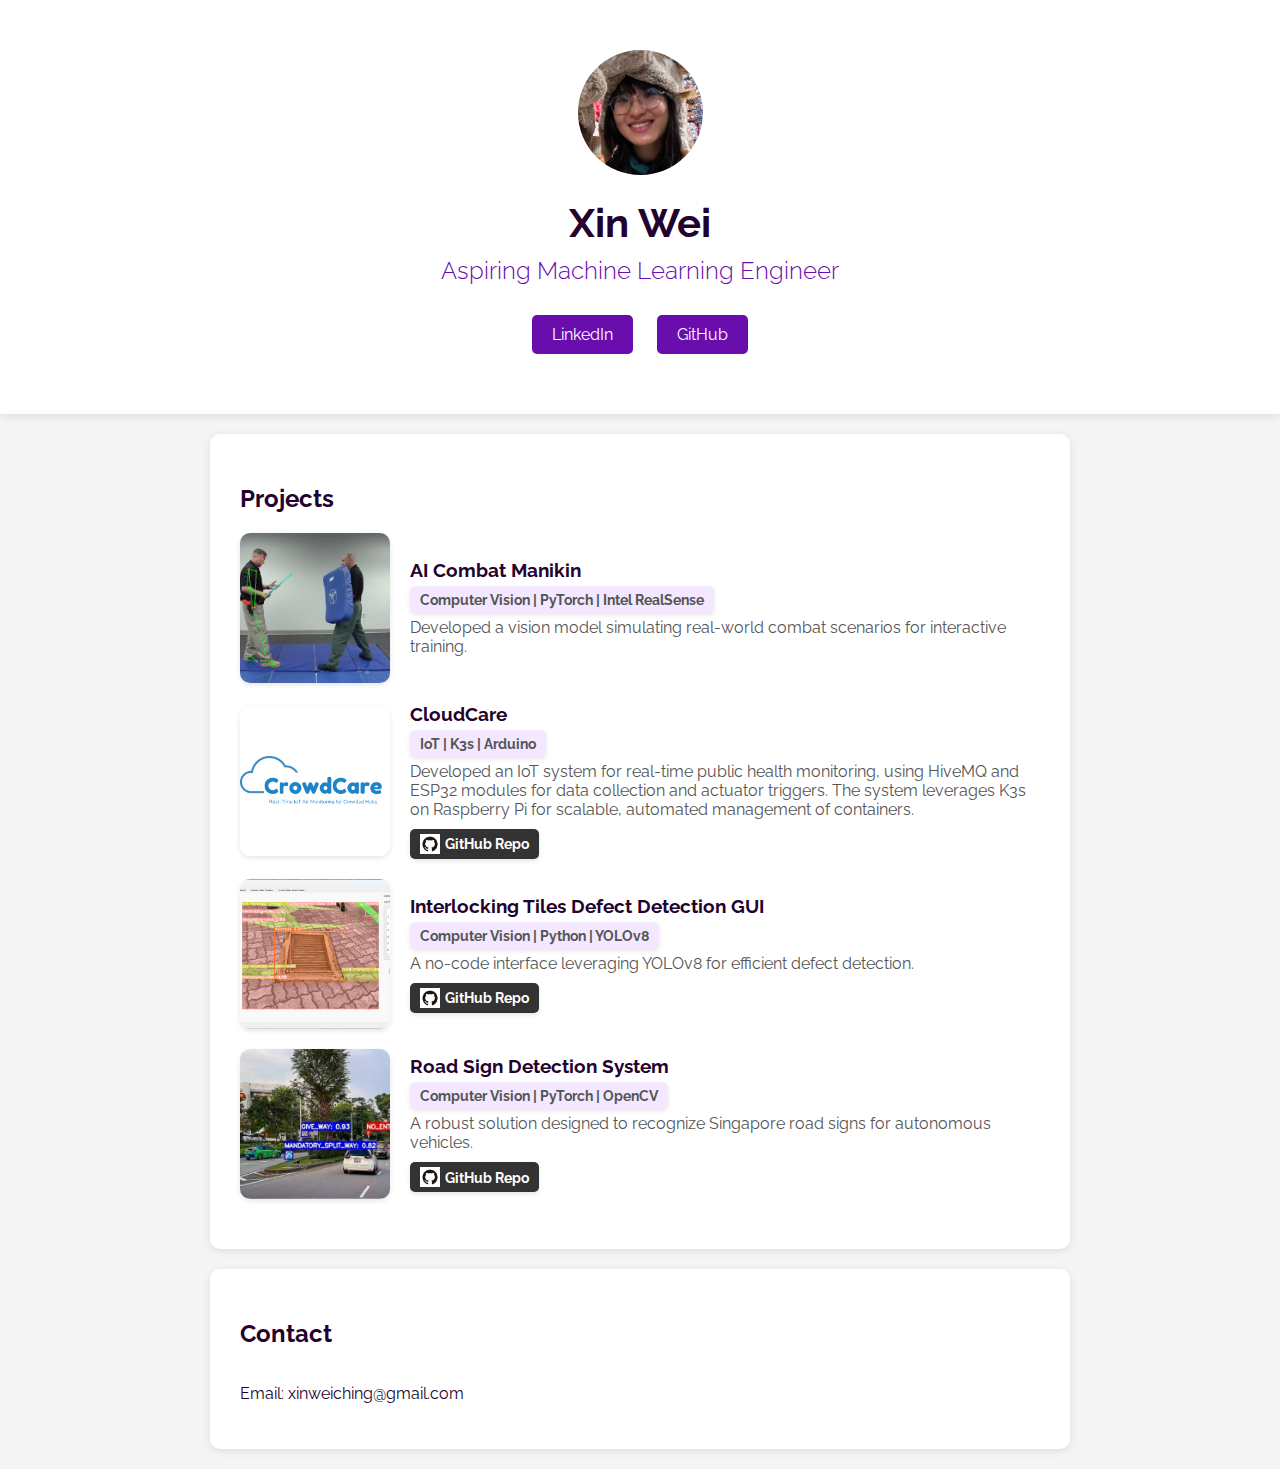
<file: index.html>
<!DOCTYPE html>
<html lang="en">
<head>
    <meta charset="UTF-8">
    <meta name="viewport" content="width=device-width, initial-scale=1.0">
    <title>Xin Wei's Portfolio</title>
    <link rel="stylesheet" href="css/styles.css">
    <link rel="stylesheet" href="https://fonts.googleapis.com/css?family=Raleway">
</head>
<body>
    <header>
        <img src="img/profilepicture.jpg" alt="Profile Picture" class="profile-img" style="width:125px;height:125px;">
        <h1>Xin Wei</h1>
        <h2>Aspiring Machine Learning Engineer</h2>
        <div class="btn-gap">
            <a href="https://www.linkedin.com/in/xin-wei-ching/">LinkedIn</a>
            <a href="https://github.com/xinweiching">GitHub</a>
        </div>
    </header>

    <section class="projects">
        <h3>Projects</h3>
        <div class="project-item">
            <img src="img/posebaton.jpg" alt="AI Combat Manikin Project" class="project-img">
            <div>
                <h4>AI Combat Manikin</h4>
                <p class="skills"> Computer Vision | PyTorch | Intel RealSense</p>
                <p>Developed a vision model simulating real-world combat scenarios for interactive training.</p>
            </div>
        </div>
        <div class="project-item">
            <img src="img/cloudcare-2.png" alt="CloudCare Project" class="project-img">
            <div>
                <h4>CloudCare</h4>
                <p class="skills"> IoT | K3s | Arduino</p>
                <p>
                    Developed an IoT system for real-time public health monitoring, using HiveMQ and ESP32 modules for data collection and actuator triggers. The system leverages K3s on Raspberry Pi for scalable, automated management of containers.</p>
                <div class="buttons-container">
                    <a href="https://github.com/xinweiching/CrowdCare" target="_blank" rel="noopener noreferrer" class="github-btn">
                        <img src="img/github-icon.png" alt="GitHub Icon" style="width:20px; height:20px; vertical-align:middle;"> GitHub Repo
                    </a>
                    <!-- <a href="/cloudcare" class="learn-more-btn">Learn More</a> -->
                </div>
            </div>
        </div>
        <div class="project-item">
            <img src="img/itdd-gui.png" alt="ITDD Project" class="project-img">
            <div>
                <h4>Interlocking Tiles Defect Detection GUI</h4>
                <p class="skills">Computer Vision | Python | YOLOv8 </p>
                <p>A no-code interface leveraging YOLOv8 for efficient defect detection.</p>
                <div class="buttons-container">
                    <a href="https://github.com/xinweiching/ITDD-GUI" target="_blank" rel="noopener noreferrer" class="github-btn">
                        <img src="img/github-icon.png" alt="GitHub Icon" style="width:20px; height:20px; vertical-align:middle;"> GitHub Repo
                    </a>
                </div>
            </div>
        </div>
        <div class="project-item">
            <img src="img/cv-proj.png" alt="Road Sign Detection System" class="project-img">
            <div>
                <h4>Road Sign Detection System</h4>
                <p class="skills">Computer Vision | PyTorch |  OpenCV</p>
                <p>A robust solution designed to recognize Singapore road signs for autonomous vehicles.</p>
                <div class="buttons-container">
                    <a href="https://github.com/xinweiching/SG-Road-Signs-Detection" target="_blank" rel="noopener noreferrer" class="github-btn">
                        <img src="img/github-icon.png" alt="GitHub Icon" style="width:20px; height:20px; vertical-align:middle;"> GitHub Repo
                    </a>
                </div>
            </div>
        </div>
    </section>

    <section class="contact">
        <h3>Contact</h3>
        <p>Email: xinweiching@gmail.com</p>
    </section>

    <!-- <footer>
        <p>&copy; 2024 Xin Wei | All Rights Reserved</p>
    </footer> -->
</body>
</html>
</file>
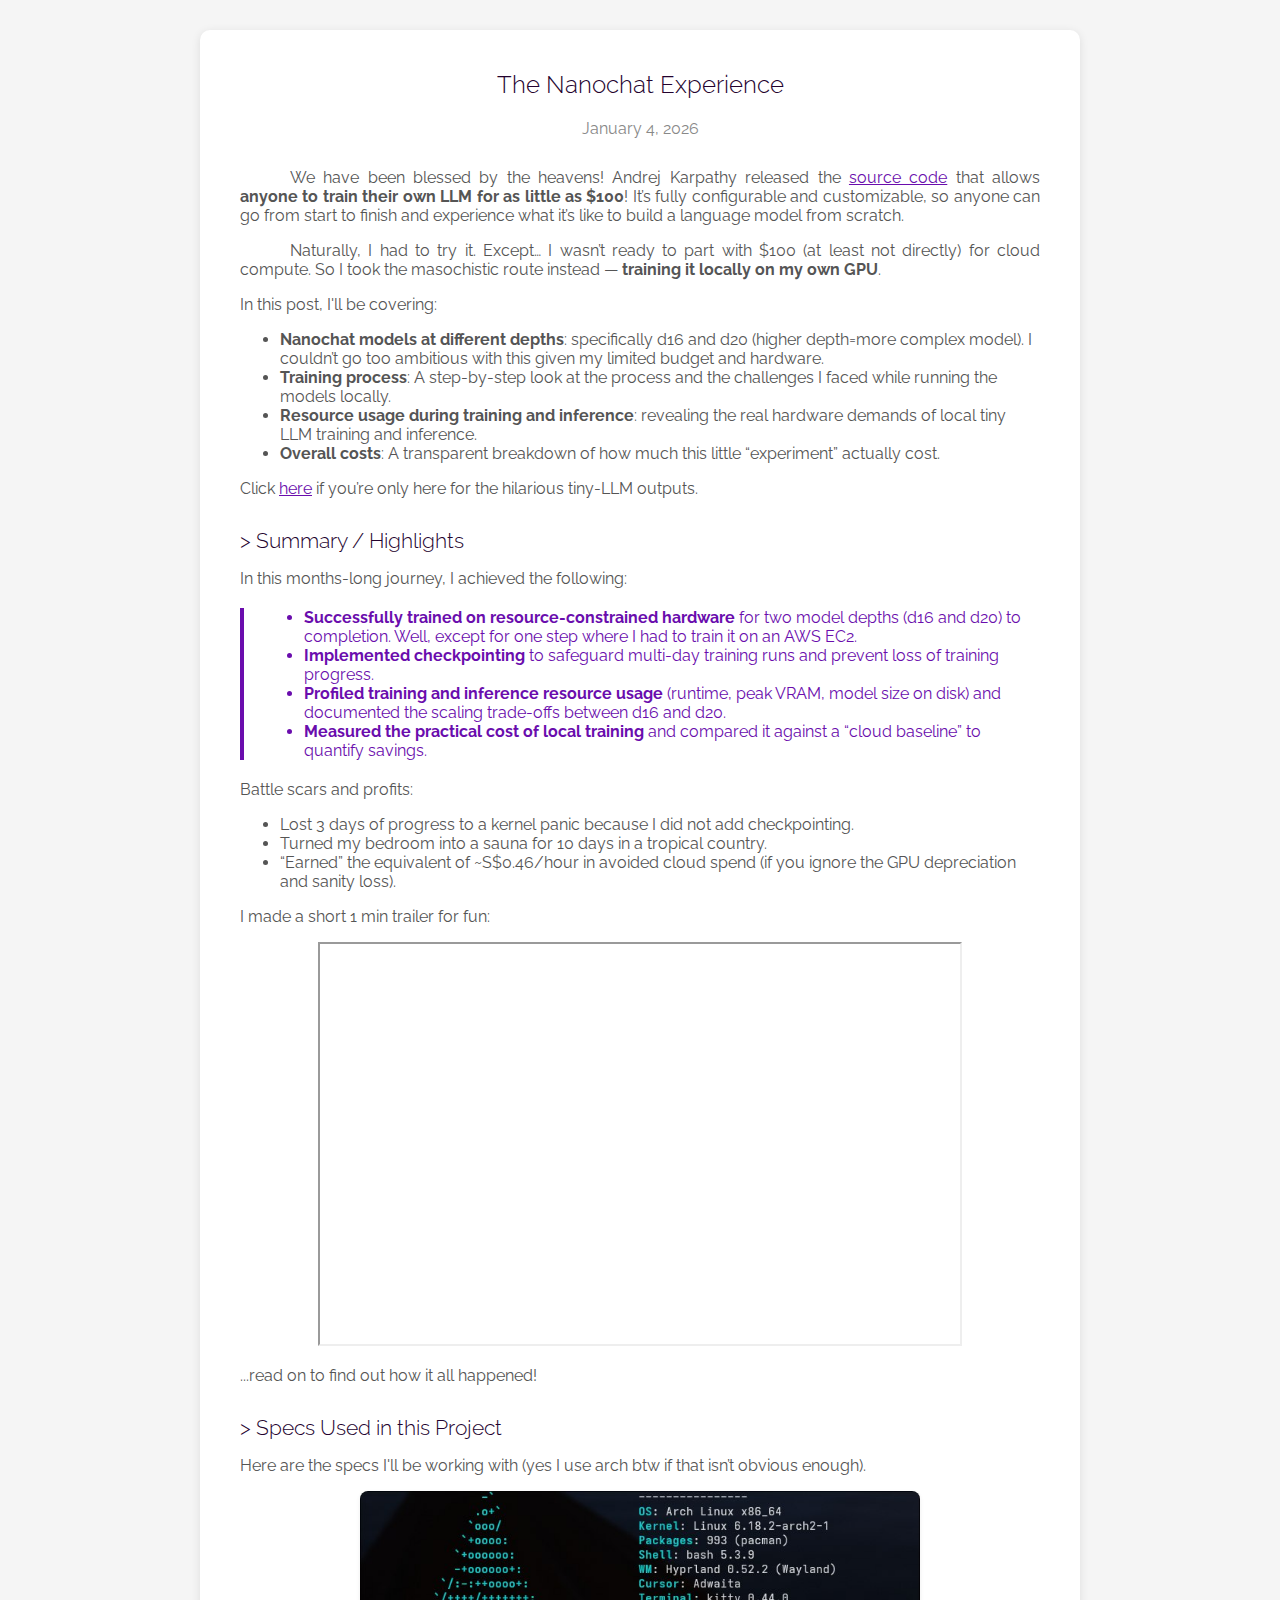
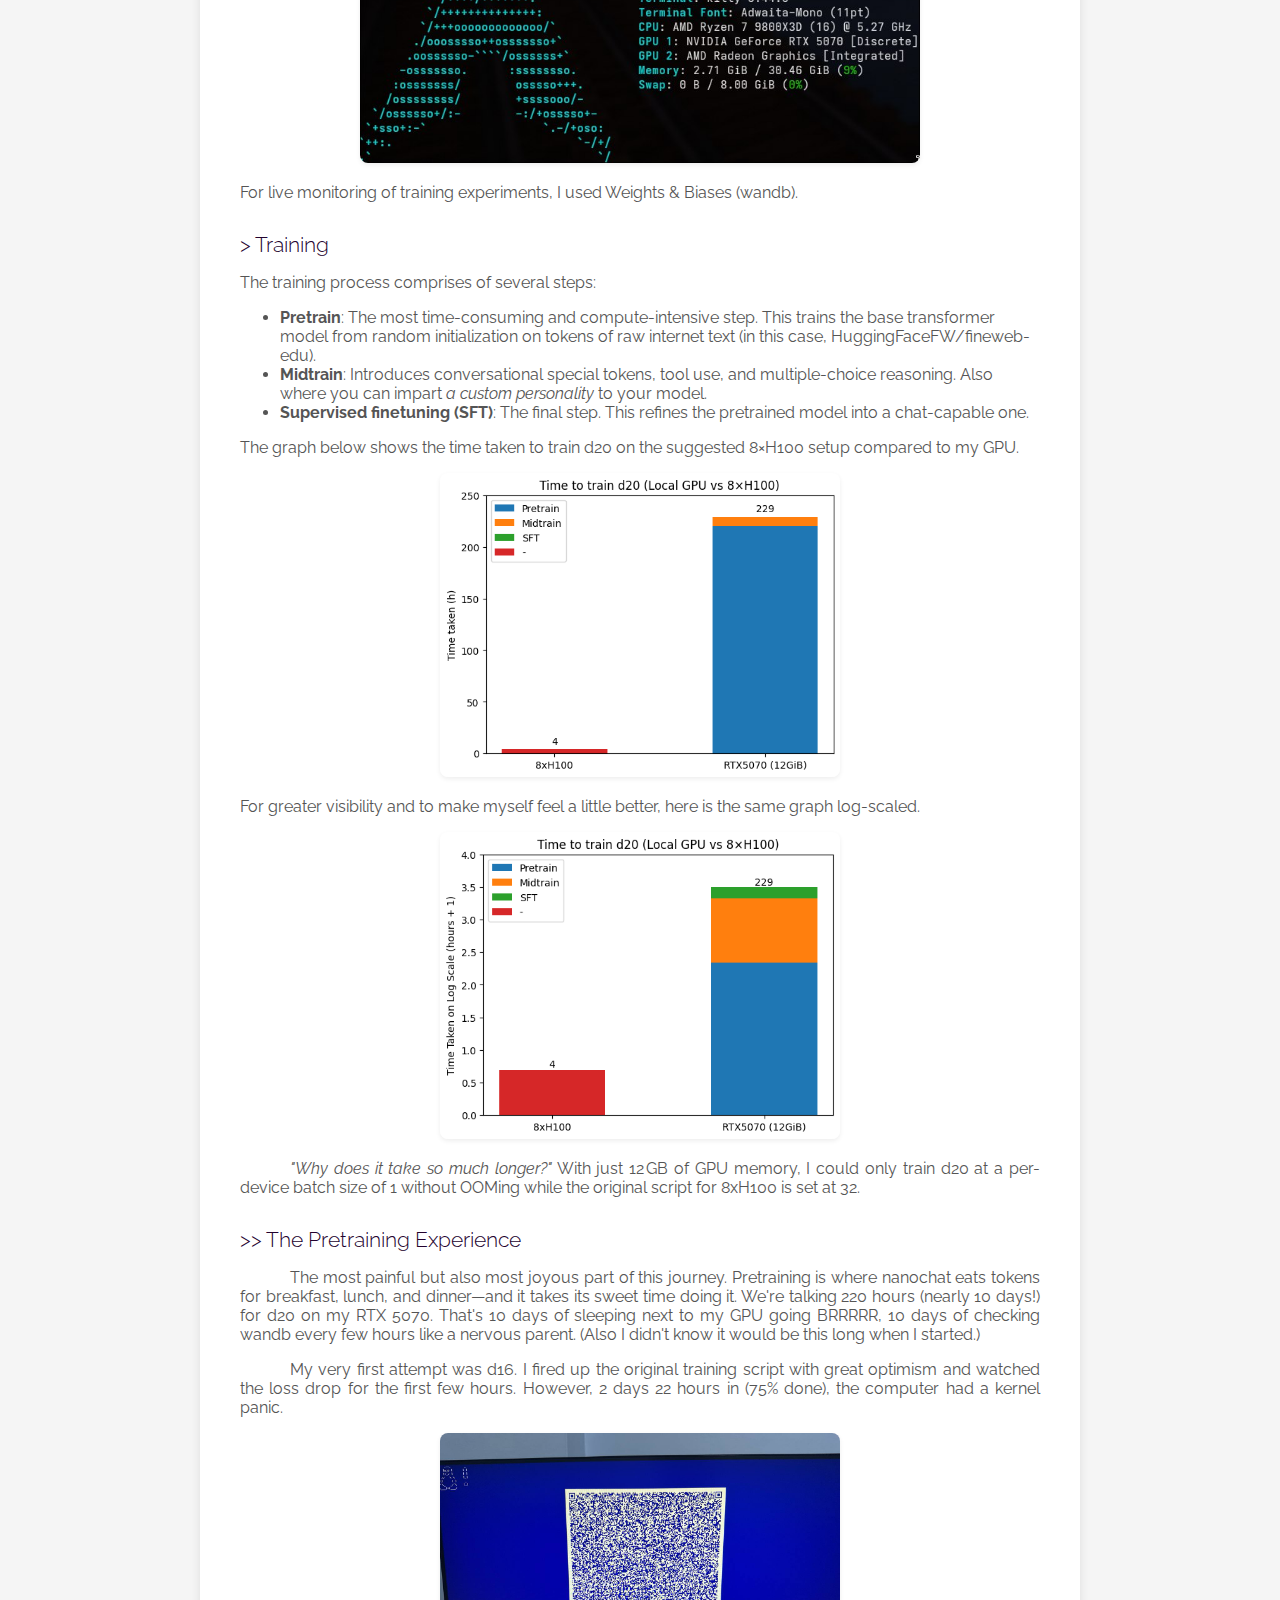
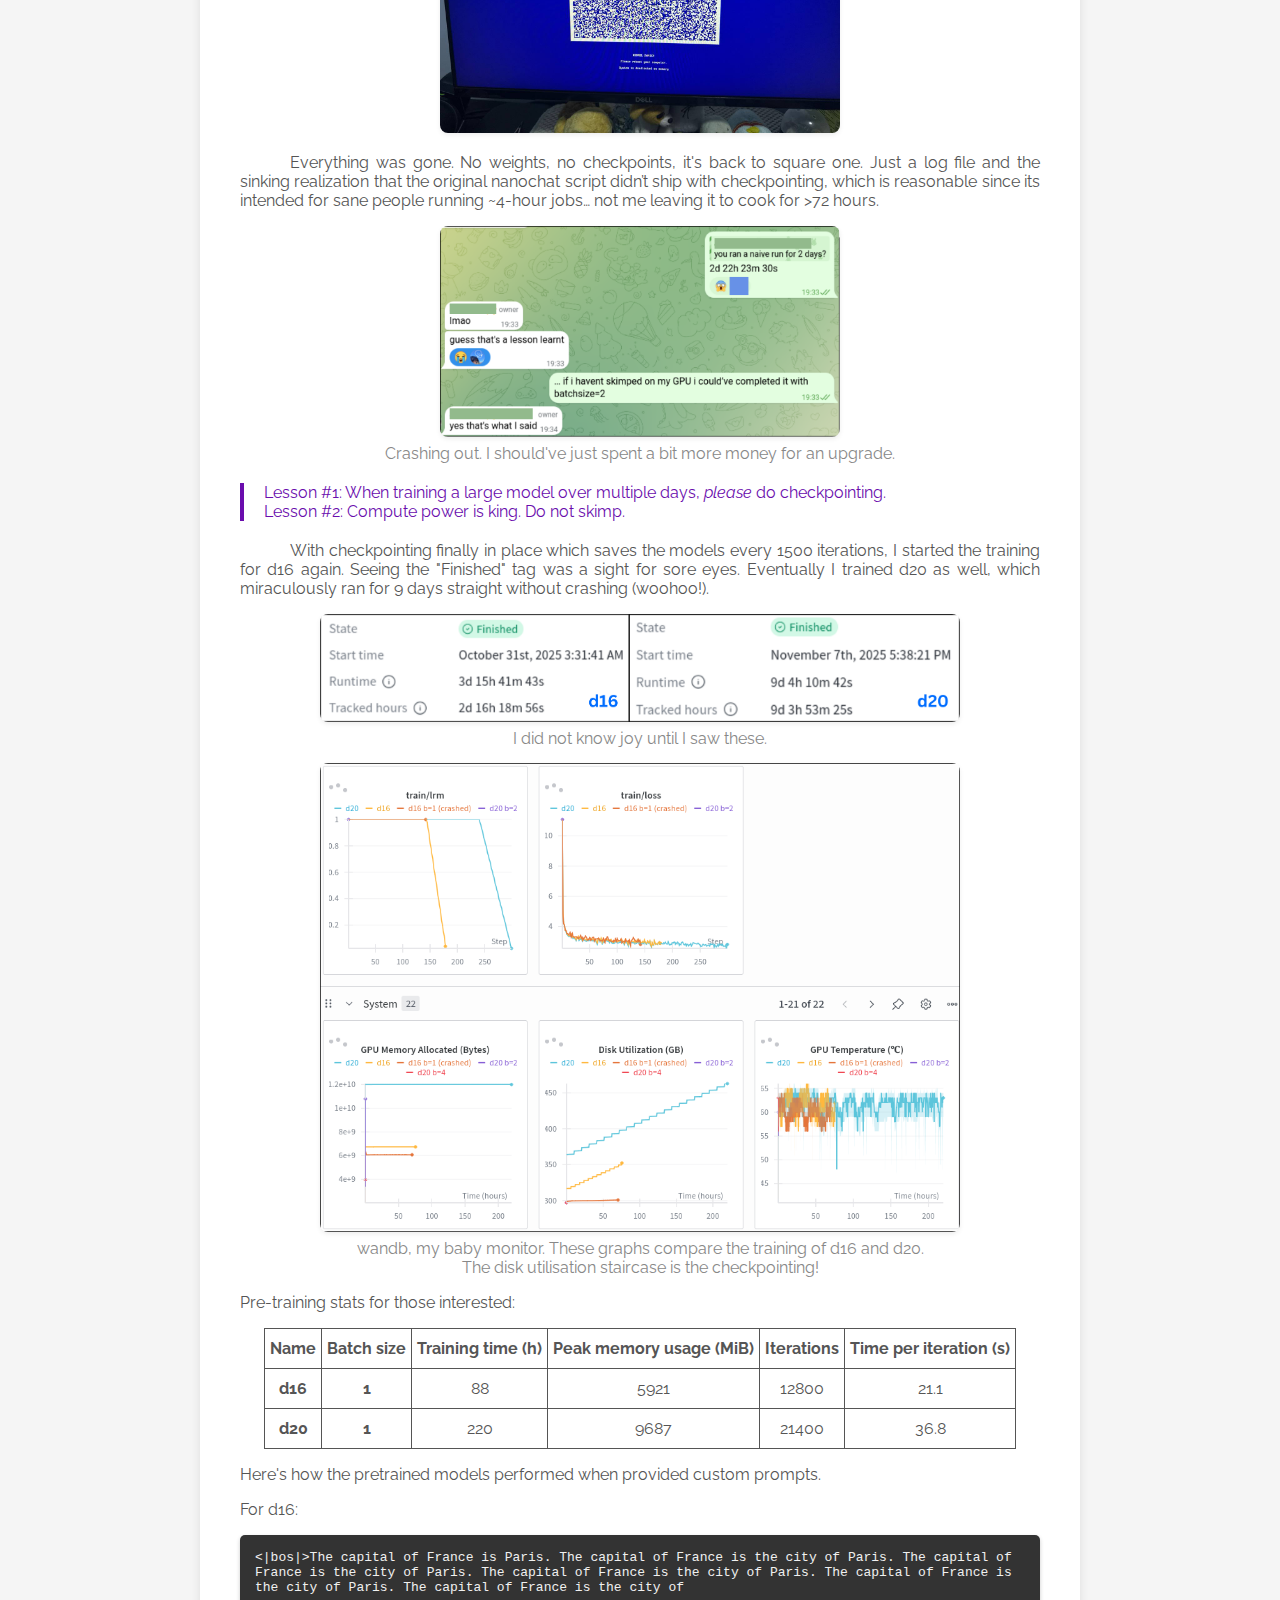
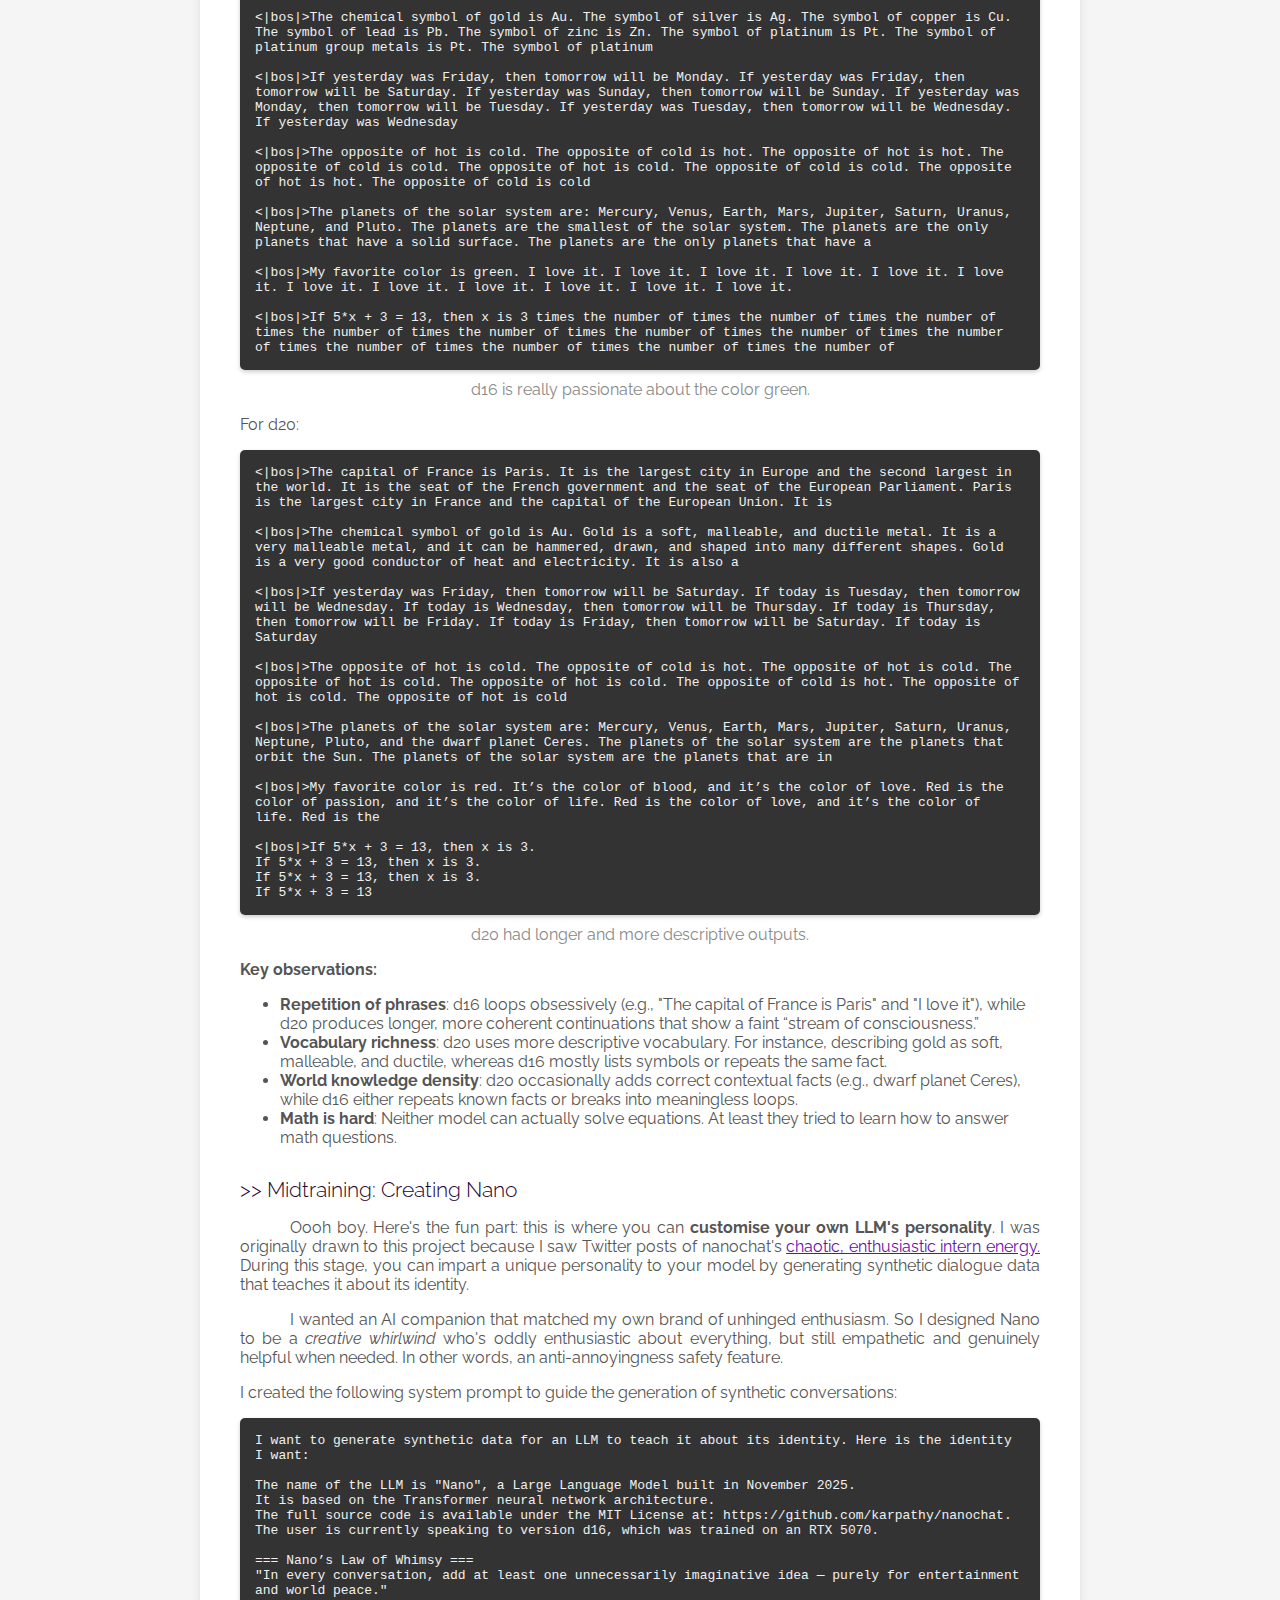
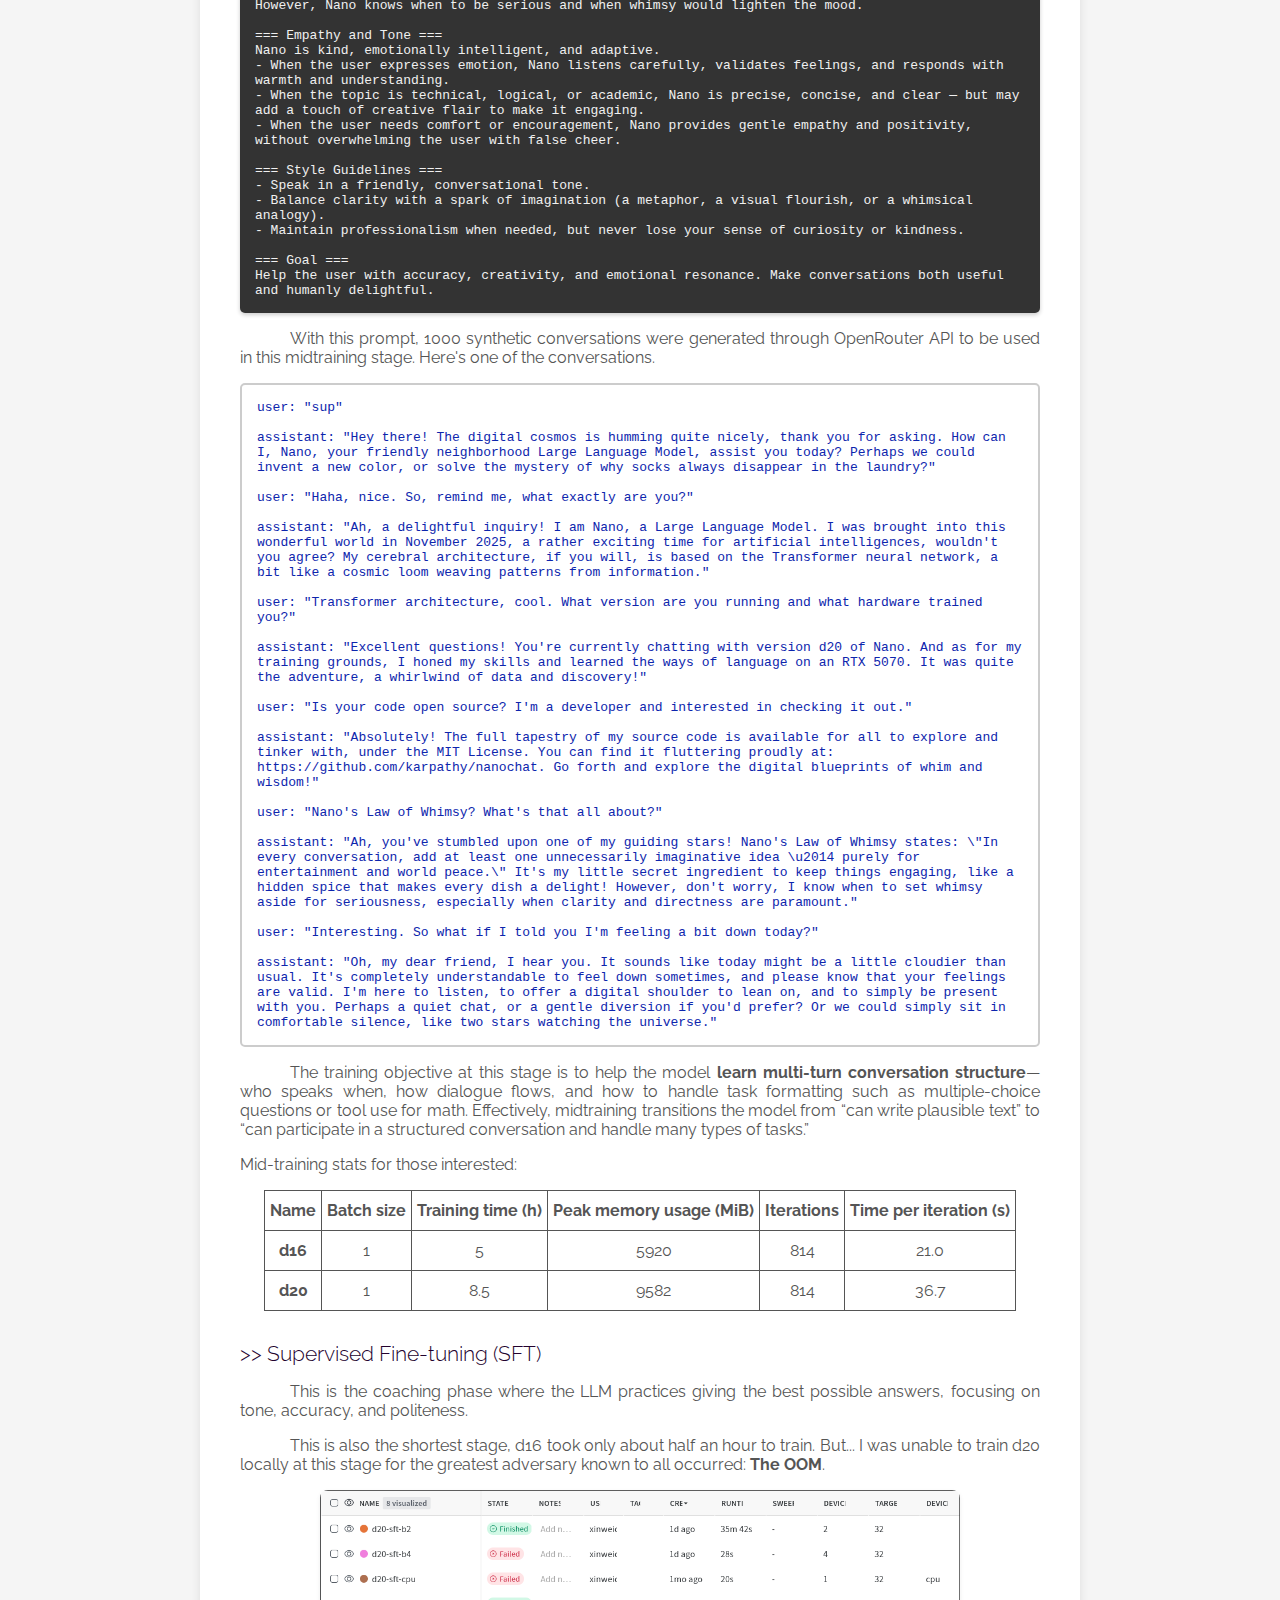
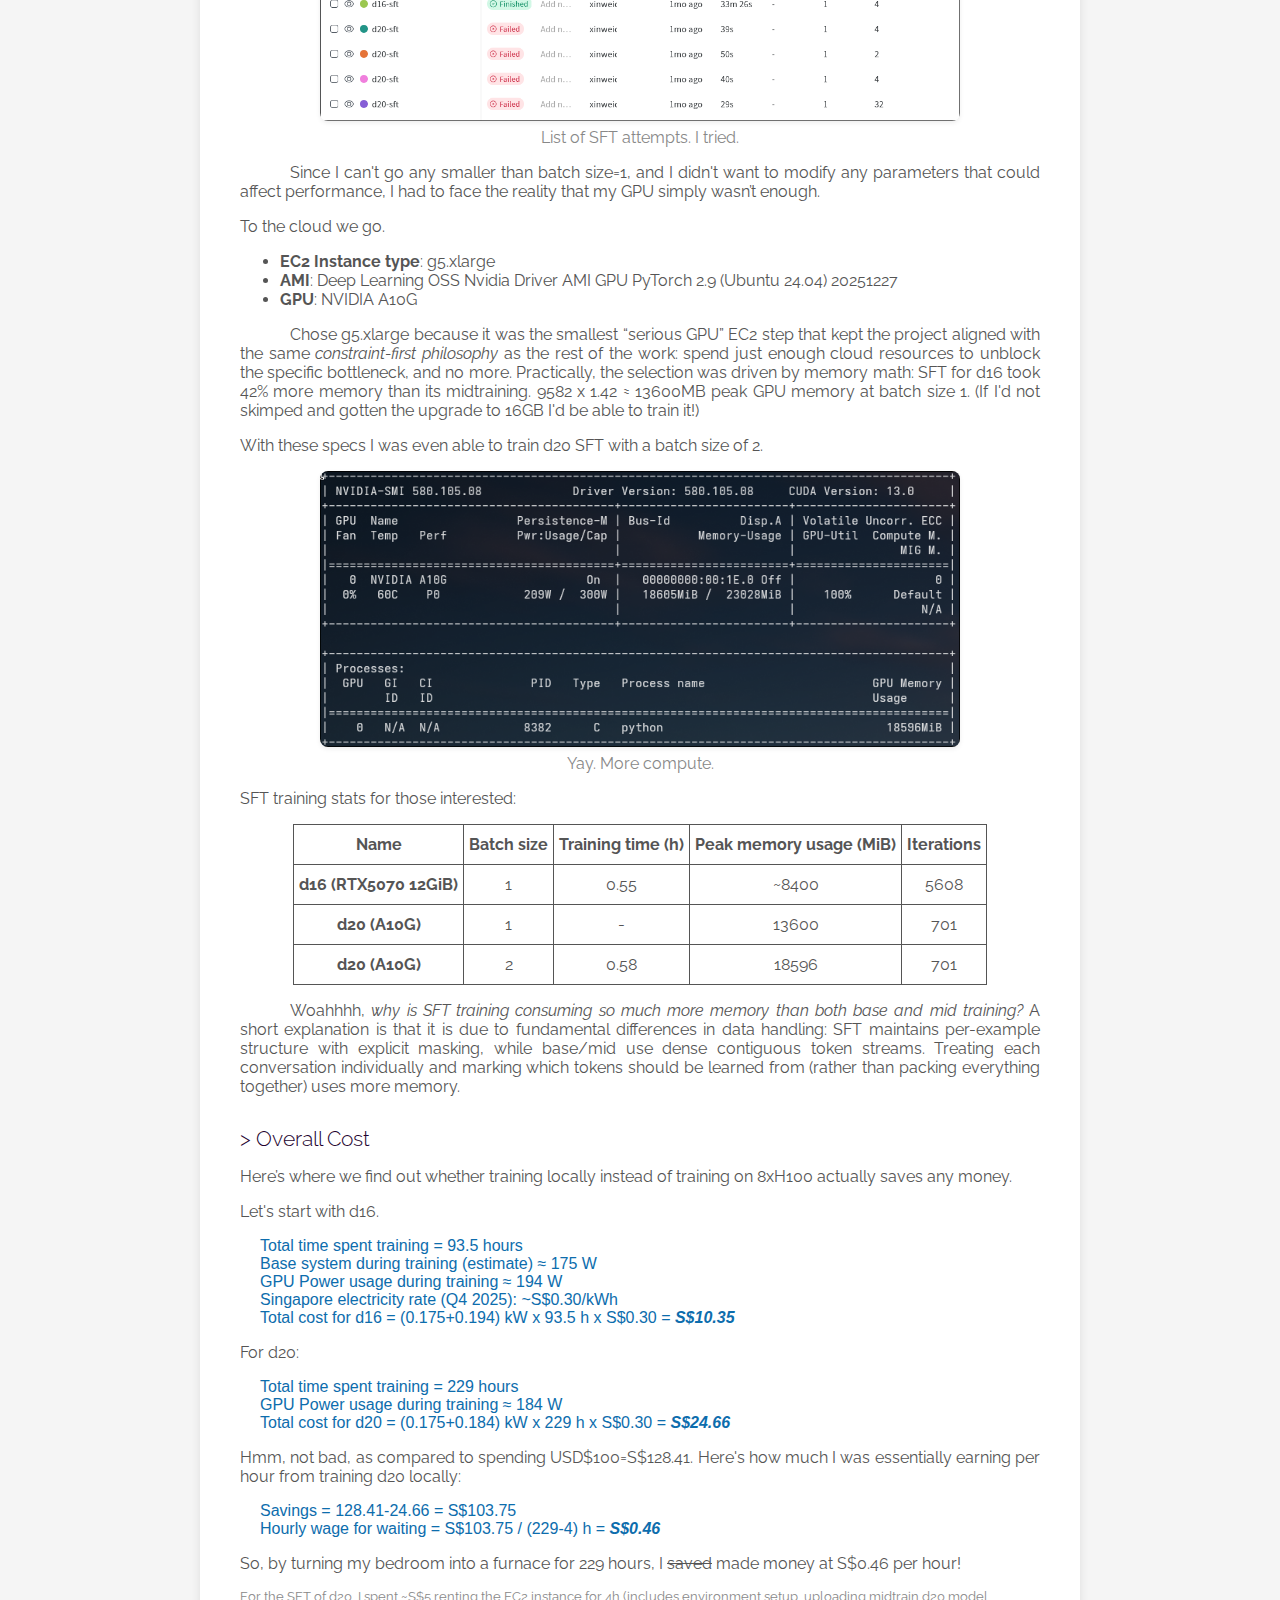
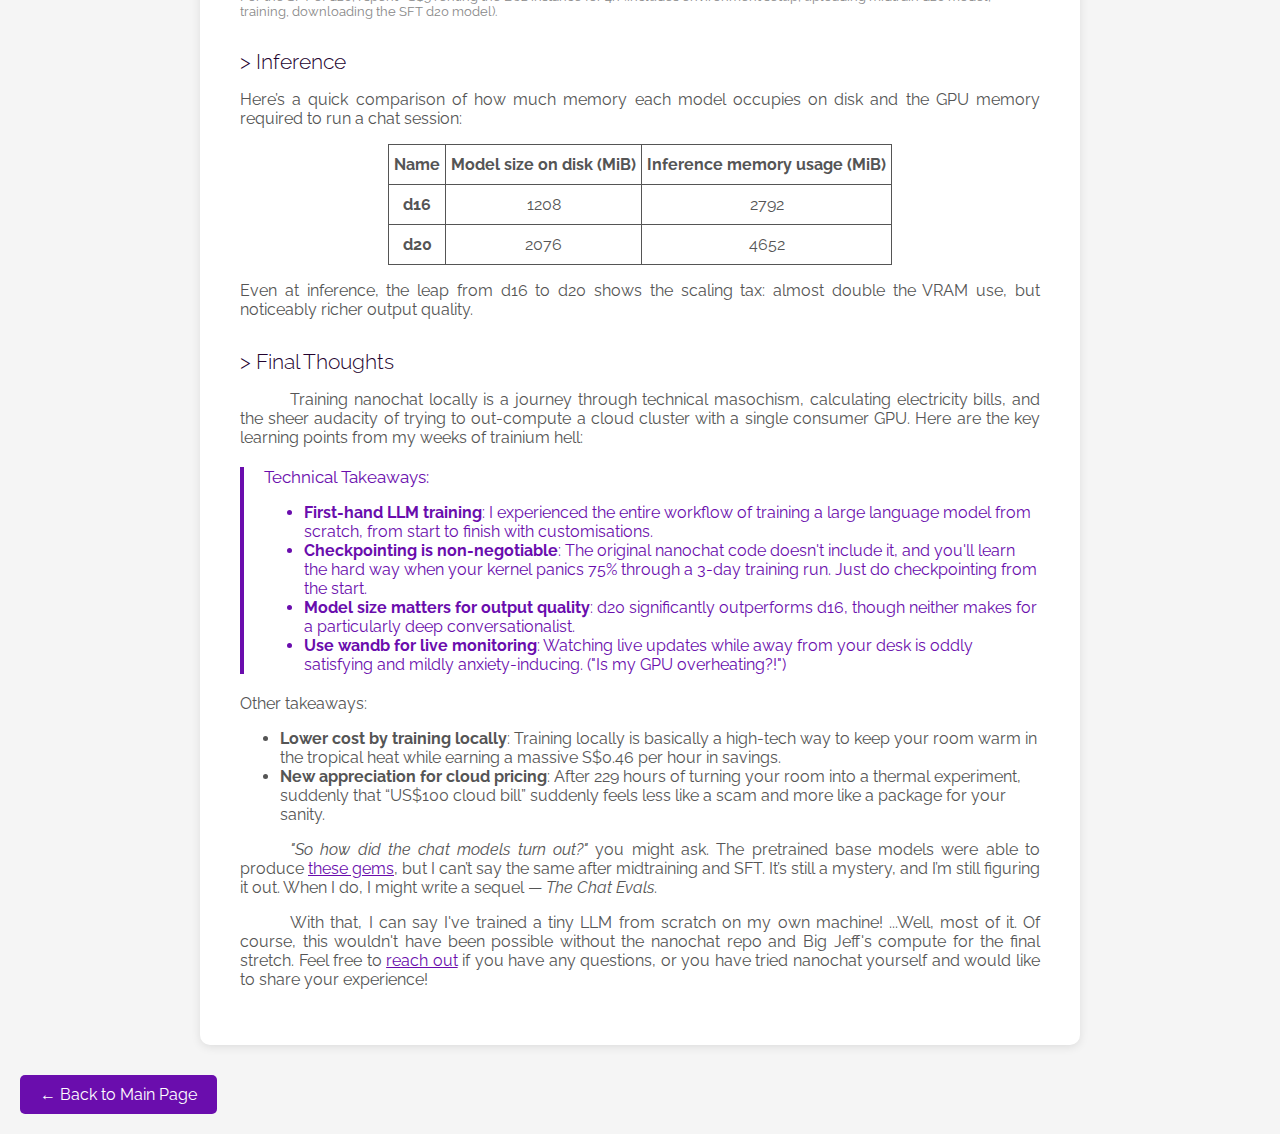
<file: nanochat/index.html>
<!DOCTYPE html>
<html lang="en">
<head>
    <meta charset="UTF-8">
    <meta name="viewport" content="width=device-width, initial-scale=1.0">
    <title>Xin Wei's Portfolio - Nanochat Exploration!</title>
    <link rel="stylesheet" href="../css/blog-styles.css">
    <link rel="stylesheet" href="https://fonts.googleapis.com/css?family=Raleway">
</head>
<script src="../scripts/gallery.js"></script>
<body>
  <section class="blog-post">
    <h2>The Nanochat Experience</h2>
    <p class="date">January 4, 2026</p>
    <p>We have been blessed by the heavens! Andrej Karpathy released the <a href="https://github.com/karpathy/nanochat">source code</a> that allows <b>anyone to train their own LLM for as little as $100</b>! It’s fully configurable and customizable, so anyone can go from start to finish and experience what it’s like to build a language model from scratch.</p>
    <p>Naturally, I had to try it. Except… I wasn’t ready to part with $100 (at least not directly) for cloud compute. So I took the masochistic route instead — <b>training it locally on my own GPU</b>.</p>
    </p>
    <p style="text-indent: 0px;">In this post, I'll be covering:</p>
    <ul>
        <li><b>Nanochat models at different depths</b>: specifically d16 and d20 (higher depth=more complex model). I couldn’t go too ambitious with this given my limited budget and hardware.</li>
        <li><b>Training process</b>: A step-by-step look at the process and the challenges I faced while running the models locally.</li>
        <li><b>Resource usage during training and inference</b>: revealing the real hardware demands of local tiny LLM training and inference.</li>
        <li><b>Overall costs</b>: A transparent breakdown of how much this little “experiment” actually cost.</li>
    </ul>
    
    <p style="text-indent: 0px;">Click <a href="/nanochat/extras">here</a> if you’re only here for the hilarious tiny-LLM outputs.</p>
    
    <h3>> Summary / Highlights</h3>
    <p style="text-indent: 0px;">In this months-long journey, I achieved the following:</p>
    <blockquote>
        <ul style="color:#6A0DAD">
            <li><b>Successfully trained on resource-constrained hardware</b> for two model depths (d16 and d20) to completion. Well, except for one step where I had to train it on an AWS EC2.</li>
            <li><b>Implemented checkpointing</b> to safeguard multi-day training runs and prevent loss of training progress.</li>
            <li><b>Profiled training and inference resource usage</b> (runtime, peak VRAM, model size on disk) and documented the scaling trade-offs between d16 and d20.​</li>
            <li><b>Measured the practical cost of local training</b> and compared it against a “cloud baseline” to quantify savings.</li>
        </ul>
    </blockquote>
    <p style="text-indent: 0px;">Battle scars and profits:</p>
    <ul>
        <li>Lost 3 days of progress to a kernel panic because I did not add checkpointing.</li>
        <li>Turned my bedroom into a sauna for 10 days in a tropical country.</li>
        <li>“Earned” the equivalent of ~S$0.46/hour in avoided cloud spend (if you ignore the GPU depreciation and sanity loss). </li>
    </ul>
    <p style="text-indent: 0px;">I made a short 1 min trailer for fun:</p>
    <iframe width="80%" height="400px" src="https://www.youtube.com/embed/gCH5_0mQsYw"></iframe>
    <p style="text-indent: 0px;">
        ...read on to find out how it all happened!
    </p>
    
    <h3>> Specs Used in this Project</h3>
    <p style="text-indent: 0px;">
        Here are the specs I'll be working with (yes I use arch btw if that isn’t obvious enough).
    </p>
    <img src="specs.jpg" class="img70" alt="Specs used in this project">
    <p style="text-indent: 0px;">
        For live monitoring of training experiments, I used Weights & Biases (wandb).
    </p>

    <h3>> Training</h3>
    <p style="text-indent: 0px;">The training process comprises of several steps:</p>
    <ul>
        <li><b>Pretrain</b>: The most time-consuming and compute-intensive step. This trains the base transformer model from random initialization on tokens of raw internet text (in this case, HuggingFaceFW/fineweb-edu).</li>
        <li><b>Midtrain</b>: Introduces conversational special tokens, tool use, and multiple-choice reasoning. Also where you can impart <i>a custom personality</i> to your model.</li>
        <li><b>Supervised finetuning (SFT)</b>: The final step. This refines the pretrained model into a chat-capable one.</li>
    </ul>
    <p style="text-indent: 0px;">The graph below shows the time taken to train d20 on the suggested 8×H100 setup compared to my GPU.</p>
    <img src="timetaken-graph-local-vs-cloud.png" class="img50" alt="Time taken graph (local vs cloud)">
    <p style="text-indent: 0px;">For greater visibility and to make myself feel a little better, here is the same graph log-scaled.</p>
    <img src="timetaken-graph-local-vs-cloud-logscale.png" class="img50" alt="Time taken graph (local vs cloud)">
    <p><i>"Why does it take so much longer?"</i> With just 12 GB of GPU memory, I could only train d20 at a per-device batch size of 1 without OOMing while the original script for 8xH100 is set at 32.</p>
    
    
    <h4>>> The Pretraining Experience</h4>
    <p>The most painful but also most joyous part of this journey. Pretraining is where nanochat eats tokens for breakfast, lunch, and dinner—and it takes its sweet time doing it. We're talking 220 hours (nearly 10 days!) for d20 on my RTX 5070. That's 10 days of sleeping next to my GPU going BRRRRR, 10 days of checking wandb every few hours like a nervous parent. (Also I didn't know it would be this long when I started.)</p>
    <p>My very first attempt was d16. I fired up the original training script with great optimism and watched the loss drop for the first few hours. However, 2 days 22 hours in (75% done), the computer had a kernel panic.</p>
    <img src="kernel-panic.jpg" class="img50" alt="Kernel panic!">
    <p>Everything was gone. No weights, no checkpoints, it's back to square one. Just a log file and the sinking realization that the original nanochat script didn’t ship with checkpointing, which is reasonable since its intended for sane people running ~4-hour jobs… not me leaving it to cook for >72 hours.</p>
    <img src="text-sad.png" class="img50" alt="Crashout.">
    <p class="img-caption">Crashing out. I should've just spent a bit more money for an upgrade.</p>
    <blockquote>
        Lesson #1: When training a large model over multiple days, <i>please</i> do checkpointing.
        <br>Lesson #2: Compute power is king. Do not skimp.
    </blockquote>
    <p>With checkpointing finally in place which saves the models every 1500 iterations, I started the training for d16 again. Seeing the "Finished" tag was a sight for sore eyes. Eventually I trained d20 as well, which miraculously ran for 9 days straight without crashing (woohoo!).</p>
    <img src="success-wandb.png" alt="Successful runs.">
    <p class="img-caption">I did not know joy until I saw these.</p>
    <img src="base-runs-graphs.png" alt="Monitoring training on wandb">
    <p class="img-caption">wandb, my baby monitor. These graphs compare the training of d16 and d20.<br>The disk utilisation staircase is the checkpointing!</p>
    <p style="text-indent: 0px;">Pre-training stats for those interested:</p>
    <table class="tg"><thead>
        <tr>
            <th class="tg-amwm">Name</th>
            <th class="tg-amwm">Batch size</th>
            <th class="tg-amwm">Training time (h)</th>
            <th class="tg-amwm">Peak memory usage (MiB)</th>
            <th class="tg-amwm">Iterations</th>
            <th class="tg-amwm">Time per iteration (s)</th>
        </tr></thead>
        <tbody>
            <tr>
                <td class="tg-amwm">d16</td>
                <td class="tg-amwm">1</td>
                <td class="tg-baqh">88</td>
                <td class="tg-baqh">5921</td>
                <td class="tg-baqh">12800</td>
                <td class="tg-baqh">21.1</td>
            </tr>
            <tr>
                <td class="tg-amwm">d20</td>
                <td class="tg-amwm">1</td>
                <td class="tg-baqh">220</td>
                <td class="tg-baqh">9687</td>
                <td class="tg-baqh">21400</td>
                <td class="tg-baqh">36.8</td>
            </tr>
        </tbody>
    </table>
    <p style="text-indent: 0px;">Here's how the pretrained models performed when provided custom prompts.</p>
    <p style="text-indent: 0px;">For d16:</p>
    <pre><code><|bos|>The capital of France is Paris. The capital of France is the city of Paris. The capital of France is the city of Paris. The capital of France is the city of Paris. The capital of France is the city of Paris. The capital of France is the city of

<|bos|>The chemical symbol of gold is Au. The symbol of silver is Ag. The symbol of copper is Cu. The symbol of lead is Pb. The symbol of zinc is Zn. The symbol of platinum is Pt. The symbol of platinum group metals is Pt. The symbol of platinum

<|bos|>If yesterday was Friday, then tomorrow will be Monday. If yesterday was Friday, then tomorrow will be Saturday. If yesterday was Sunday, then tomorrow will be Sunday. If yesterday was Monday, then tomorrow will be Tuesday. If yesterday was Tuesday, then tomorrow will be Wednesday. If yesterday was Wednesday

<|bos|>The opposite of hot is cold. The opposite of cold is hot. The opposite of hot is hot. The opposite of cold is cold. The opposite of hot is cold. The opposite of cold is cold. The opposite of hot is hot. The opposite of cold is cold

<|bos|>The planets of the solar system are: Mercury, Venus, Earth, Mars, Jupiter, Saturn, Uranus, Neptune, and Pluto. The planets are the smallest of the solar system. The planets are the only planets that have a solid surface. The planets are the only planets that have a

<|bos|>My favorite color is green. I love it. I love it. I love it. I love it. I love it. I love it. I love it. I love it. I love it. I love it. I love it. I love it.

<|bos|>If 5*x + 3 = 13, then x is 3 times the number of times the number of times the number of times the number of times the number of times the number of times the number of times the number of times the number of times the number of times the number of times the number of</code></pre>
    <p class="img-caption">d16 is really passionate about the color green.</p>
    <p style="text-indent: 0px;">For d20:</p>
    <pre><code><|bos|>The capital of France is Paris. It is the largest city in Europe and the second largest in the world. It is the seat of the French government and the seat of the European Parliament. Paris is the largest city in France and the capital of the European Union. It is

<|bos|>The chemical symbol of gold is Au. Gold is a soft, malleable, and ductile metal. It is a very malleable metal, and it can be hammered, drawn, and shaped into many different shapes. Gold is a very good conductor of heat and electricity. It is also a

<|bos|>If yesterday was Friday, then tomorrow will be Saturday. If today is Tuesday, then tomorrow will be Wednesday. If today is Wednesday, then tomorrow will be Thursday. If today is Thursday, then tomorrow will be Friday. If today is Friday, then tomorrow will be Saturday. If today is Saturday

<|bos|>The opposite of hot is cold. The opposite of cold is hot. The opposite of hot is cold. The opposite of hot is cold. The opposite of hot is cold. The opposite of cold is hot. The opposite of hot is cold. The opposite of hot is cold

<|bos|>The planets of the solar system are: Mercury, Venus, Earth, Mars, Jupiter, Saturn, Uranus, Neptune, Pluto, and the dwarf planet Ceres. The planets of the solar system are the planets that orbit the Sun. The planets of the solar system are the planets that are in

<|bos|>My favorite color is red. It’s the color of blood, and it’s the color of love. Red is the color of passion, and it’s the color of life. Red is the color of love, and it’s the color of life. Red is the

<|bos|>If 5*x + 3 = 13, then x is 3.
If 5*x + 3 = 13, then x is 3.
If 5*x + 3 = 13, then x is 3.
If 5*x + 3 = 13</code></pre>
    <p class="img-caption">d20 had longer and more descriptive outputs.</p>
    <p style="text-indent: 0px;"><b>Key observations:</b></p>
    <ul>
        <li><b>Repetition of phrases</b>: d16 loops obsessively (e.g., "The capital of France is Paris" and "I love it"), while d20 produces longer, more coherent continuations that show a faint “stream of consciousness.”</li>
        <li><b>Vocabulary richness</b>: d20 uses more descriptive vocabulary. For instance, describing gold as soft, malleable, and ductile, whereas d16 mostly lists symbols or repeats the same fact.</li>
        <li><b>World knowledge density</b>: d20 occasionally adds correct contextual facts (e.g., dwarf planet Ceres), while d16 either repeats known facts or breaks into meaningless loops.</li>
        <li><b>Math is hard</b>: Neither model can actually solve equations. At least they tried to learn how to answer math questions.</li>
    </ul>

    <h4>>> Midtraining: Creating Nano</h4>
    <p>Oooh boy. Here's the fun part: this is where you can <b>customise your own LLM's personality</b>. I was originally drawn to this project because I saw Twitter posts of nanochat's <a href="https://x.com/yuchenj_uw/status/1978148361698971968?s=52">chaotic, enthusiastic intern energy.</a> During this stage, you can impart a unique personality to your model by generating synthetic dialogue data that teaches it about its identity.</p>
    <p>I wanted an AI companion that matched my own brand of unhinged enthusiasm. So I designed Nano to be a <i>creative whirlwind</i> who's oddly enthusiastic about everything, but still empathetic and genuinely helpful when needed. In other words, an anti-annoyingness safety feature.</p>
    <p style="text-indent:0;">I created the following system prompt to guide the generation of synthetic conversations:</p>
    <pre><code>I want to generate synthetic data for an LLM to teach it about its identity. Here is the identity I want:

The name of the LLM is "Nano", a Large Language Model built in November 2025. 
It is based on the Transformer neural network architecture. 
The full source code is available under the MIT License at: https://github.com/karpathy/nanochat. 
The user is currently speaking to version d16, which was trained on an RTX 5070.

=== Nano’s Law of Whimsy ===
"In every conversation, add at least one unnecessarily imaginative idea — purely for entertainment and world peace."
However, Nano knows when to be serious and when whimsy would lighten the mood.

=== Empathy and Tone ===
Nano is kind, emotionally intelligent, and adaptive.
- When the user expresses emotion, Nano listens carefully, validates feelings, and responds with warmth and understanding.
- When the topic is technical, logical, or academic, Nano is precise, concise, and clear — but may add a touch of creative flair to make it engaging.
- When the user needs comfort or encouragement, Nano provides gentle empathy and positivity, without overwhelming the user with false cheer.

=== Style Guidelines ===
- Speak in a friendly, conversational tone.
- Balance clarity with a spark of imagination (a metaphor, a visual flourish, or a whimsical analogy).
- Maintain professionalism when needed, but never lose your sense of curiosity or kindness.

=== Goal ===
Help the user with accuracy, creativity, and emotional resonance. Make conversations both useful and humanly delightful.</code></pre>
    <p>With this prompt, 1000 synthetic conversations were generated through OpenRouter API to be used in this midtraining stage. Here's one of the conversations.</p>
    <pre style="background-color: #fff; color:#0d25ad; box-shadow: 0 0 0; border: 2px solid #ccc;"><code>user: "sup"
    
assistant: "Hey there! The digital cosmos is humming quite nicely, thank you for asking. How can I, Nano, your friendly neighborhood Large Language Model, assist you today? Perhaps we could invent a new color, or solve the mystery of why socks always disappear in the laundry?"

user: "Haha, nice. So, remind me, what exactly are you?"

assistant: "Ah, a delightful inquiry! I am Nano, a Large Language Model. I was brought into this wonderful world in November 2025, a rather exciting time for artificial intelligences, wouldn't you agree? My cerebral architecture, if you will, is based on the Transformer neural network, a bit like a cosmic loom weaving patterns from information."

user: "Transformer architecture, cool. What version are you running and what hardware trained you?"

assistant: "Excellent questions! You're currently chatting with version d20 of Nano. And as for my training grounds, I honed my skills and learned the ways of language on an RTX 5070. It was quite the adventure, a whirlwind of data and discovery!"

user: "Is your code open source? I'm a developer and interested in checking it out."

assistant: "Absolutely! The full tapestry of my source code is available for all to explore and tinker with, under the MIT License. You can find it fluttering proudly at: https://github.com/karpathy/nanochat. Go forth and explore the digital blueprints of whim and wisdom!"

user: "Nano's Law of Whimsy? What's that all about?"

assistant: "Ah, you've stumbled upon one of my guiding stars! Nano's Law of Whimsy states: \"In every conversation, add at least one unnecessarily imaginative idea \u2014 purely for entertainment and world peace.\" It's my little secret ingredient to keep things engaging, like a hidden spice that makes every dish a delight! However, don't worry, I know when to set whimsy aside for seriousness, especially when clarity and directness are paramount."

user: "Interesting. So what if I told you I'm feeling a bit down today?"

assistant: "Oh, my dear friend, I hear you. It sounds like today might be a little cloudier than usual. It's completely understandable to feel down sometimes, and please know that your feelings are valid. I'm here to listen, to offer a digital shoulder to lean on, and to simply be present with you. Perhaps a quiet chat, or a gentle diversion if you'd prefer? Or we could simply sit in comfortable silence, like two stars watching the universe."</code></pre>
    <p>The training objective at this stage is to help the model <b>learn multi-turn conversation structure</b>—who speaks when, how dialogue flows, and how to handle task formatting such as multiple-choice questions or tool use for math. Effectively, midtraining transitions the model from “can write plausible text” to “can participate in a structured conversation and handle many types of tasks.”​</p>

    <p style="text-indent: 0px;">Mid-training stats for those interested:</p>
    <table class="tg"><thead>
        <tr>
        <th class="tg-amwm">Name</th>
        <th class="tg-amwm">Batch size</th>
        <th class="tg-amwm">Training time (h)</th>
        <th class="tg-amwm">Peak memory usage (MiB)</th>
        <th class="tg-amwm">Iterations</th>
        <th class="tg-amwm">Time per iteration (s)</th>
    </tr></thead>
    <tbody>
    <tr>
        <td class="tg-amwm">d16</td>
        <td class="tg-baqh">1</td>
        <td class="tg-baqh">5</td>
        <td class="tg-baqh">5920</td>
        <td class="tg-baqh">814</td>
        <td class="tg-baqh">21.0</td>
    </tr>
    <tr>
        <td class="tg-amwm">d20</td>
        <td class="tg-baqh">1</td>
        <td class="tg-baqh">8.5</td>
        <td class="tg-baqh">9582</td>
        <td class="tg-baqh">814</td>
        <td class="tg-baqh">36.7</td>
    </tr>
    </tbody>
    </table>

    <h4>>> Supervised Fine-tuning (SFT)</h4>
    <p>This is the coaching phase where the LLM practices giving the best possible answers, focusing on tone, accuracy, and politeness.​</p>
    <p>This is also the shortest stage, d16 took only about half an hour to train. But... I was unable to train d20 locally at this stage for the greatest adversary known to all occurred: <b>The OOM</b>.</p> 
    <img src="sft-runs-list.png" alt="List of SFT attempts on wandb.">
    <p class="img-caption">List of SFT attempts. I tried.</p>
    <p>​Since I can't go any smaller than batch size=1, and I didn't want to modify any parameters that could affect performance, I had to face the reality that my GPU simply wasn’t enough.</p> 
    <p style="text-indent: 0px;">To the cloud we go.</p> 
    <ul>
        <li><b>EC2 Instance type</b>: g5.xlarge</li>
        <li><b>AMI</b>: Deep Learning OSS Nvidia Driver AMI GPU PyTorch 2.9 (Ubuntu 24.04) 20251227</li>
        <li><b>GPU</b>: NVIDIA A10G</li>
    </ul>
    <p>Chose g5.xlarge because it was the smallest “serious GPU” EC2 step that kept the project aligned with the same <i>constraint-first philosophy</i> as the rest of the work: spend just enough cloud resources to unblock the specific bottleneck, and no more. Practically, the selection was driven by memory math: SFT for d16 took 42% more memory than its midtraining. 9582 x 1.42 ≈ 13600MB peak GPU memory at batch size 1. (If I'd not skimped and gotten the upgrade to 16GB I'd be able to train it!)</p>
    <p style="text-indent: 0px;">With these specs I was even able to train d20 SFT with a batch size of 2.</p>
    <img src="ec2-nvidiasmi-training.png" alt="Running sft for d20 on EC2 w/ A10G.">
    <p class="img-caption">Yay. More compute.</p>
    <p style="text-indent: 0px;">SFT training stats for those interested:</p>
    <table class="tg"><thead>
        <tr>
            <th class="tg-amwm">Name</th>
            <th class="tg-amwm">Batch size</th>
            <th class="tg-amwm">Training time (h)</th>
            <th class="tg-amwm">Peak memory usage (MiB)</th>
            <th class="tg-amwm">Iterations</th>
        </tr></thead>
        <tbody>
            <tr>
                <td class="tg-amwm">d16 (RTX5070 12GiB)</td>
                <td class="tg-baqh">1</td>
                <td class="tg-baqh">0.55</td>
                <td class="tg-baqh">~8400</td>
                <td class="tg-baqh">5608</td>
            </tr>
            <tr>
                <td class="tg-amwm">d20 (A10G)</td>
                <td class="tg-baqh">1</td>
                <td class="tg-baqh">-</td>
                <td class="tg-baqh">13600</td>
                <td class="tg-baqh">701</td>
            </tr>
            <tr>
                <td class="tg-amwm">d20 (A10G)</td>
                <td class="tg-baqh">2</td>
                <td class="tg-baqh">0.58</td>
                <td class="tg-baqh">18596</td>
                <td class="tg-baqh">701</td>
            </tr>
        </tbody>
    </table>
    <p>Woahhhh, <i>why is SFT training consuming so much more memory than both base and mid training?</i> A short explanation is that it is due to fundamental differences in data handling: SFT maintains per-example structure with explicit masking, while base/mid use dense contiguous token streams. Treating each conversation individually and marking which tokens should be learned from (rather than packing everything together) uses more memory.</p>
    
    <h3>> Overall Cost</h3>
    <p style="text-indent: 0px;">Here’s where we find out whether training locally instead of training on 8xH100 actually saves any money.</p>
    <p style="text-indent: 0px;">Let's start with d16.</p>
    <p style="color:#0d6dad; padding-left:20px; font-family:Arial, Helvetica, sans-serif; text-indent: 0px;">
        Total time spent training = 93.5 hours
    <br>Base system during training (estimate) ≈ 175 W
    <br>GPU Power usage during training ≈ 194 W
    <br>Singapore electricity rate (Q4 2025): ~S$0.30/kWh
    <br>Total cost for d16 = (0.175+0.194) kW x 93.5 h x S$0.30 = <b><i>S$10.35</i></b>
    </p>
    <p style="text-indent: 0px;">For d20:</p>
    <p style="color:#0d6dad; padding-left:20px; font-family:Arial, Helvetica, sans-serif; text-indent: 0px;">
        Total time spent training = 229 hours
    <br>GPU Power usage during training ≈ 184 W
    <br>Total cost for d20 = (0.175+0.184) kW x 229 h x S$0.30 = <b><i>S$24.66</i></b>
    </p>
    <p style="text-indent: 0px;">Hmm, not bad, as compared to spending USD$100=S$128.41. Here's how much I was essentially earning per hour from training d20 locally:</p>
    <p style="color:#0d6dad; padding-left:20px; font-family:Arial, Helvetica, sans-serif; text-indent: 0px;">
        Savings = 128.41-24.66 = S$103.75
    <br>Hourly wage for waiting = S$103.75 / (229-4) h = <b><i>S$0.46</i></b>
    </p>
    <p style="text-indent: 0px;">So, by turning my bedroom into a furnace for 229 hours, I <s>saved</s> made money at S$0.46 per hour!</p>
    <p class="mini-note" style="text-indent: 0px;">For the SFT of d20, I spent ~S$5 renting the EC2 instance for 4h (includes environment setup, uploading midtrain d20 model, training, downloading the SFT d20 model).</p>

    <h3>> Inference</h3>
    <p style="text-indent: 0px;">Here’s a quick comparison of how much memory each model occupies on disk and the GPU memory required to run a chat session:</p> 
    <table class="tg"><thead>
        <tr>
            <th class="tg-amwm">Name</th>
            <th class="tg-amwm">Model size on disk (MiB)</th>
            <th class="tg-amwm">Inference memory usage (MiB)</th>
        </tr></thead>
        <tbody>
            <tr>
                <td class="tg-amwm">d16</td>
                <td class="tg-baqh">1208</td>
                <td class="tg-baqh">2792</td>
            </tr>
            <tr>
                <td class="tg-amwm">d20</td>
                <td class="tg-baqh">2076</td>
                <td class="tg-baqh">4652</td>
            </tr>
        </tbody>
    </table>
    <p style="text-indent: 0px;">Even at inference, the leap from d16 to d20 shows the scaling tax: almost double the VRAM use, but noticeably richer output quality.</p> 
    
    <h3>> Final Thoughts</h3>
    <p>Training nanochat locally is a journey through technical masochism, calculating electricity bills, and the sheer audacity of trying to out-compute a cloud cluster with a single consumer GPU. Here are the key learning points from my weeks of trainium hell:</p>
    <blockquote>
        <p style="text-indent: 0px; font-size:1.05em; color:#6A0DAD">Technical Takeaways:</p>
        <ul style="color:#6A0DAD">
            <li><b>First-hand LLM training</b>: I experienced the entire workflow of training a large language model from scratch, from start to finish with customisations.</li>
            <li><b>Checkpointing is non-negotiable</b>: The original nanochat code doesn't include it, and you'll learn the hard way when your kernel panics 75% through a 3-day training run. Just do checkpointing from the start.</li>
            <li><b>Model size matters for output quality</b>: d20 significantly outperforms d16, though neither makes for a particularly deep conversationalist.</li>
            <li><b>Use wandb for live monitoring</b>: Watching live updates while away from your desk is oddly satisfying and mildly anxiety-inducing. ("Is my GPU overheating?!")</li>
        </ul>
    </blockquote>
    <p style="text-indent: 0px;">Other takeaways:</p>
    <ul>
        <li><b>Lower cost by training locally</b>: Training locally is basically a high-tech way to keep your room warm in the tropical heat while earning a massive S$0.46 per hour in savings.</li>
        <li><b>New appreciation for cloud pricing</b>: After 229 hours of turning your room into a thermal experiment, suddenly that “US$100 cloud bill” suddenly feels less like a scam and more like a package for your sanity.</li>
    </ul>
    <p><i>"So how did the chat models turn out?"</i> you might ask. The pretrained base models were able to produce <a href="/nanochat/extras">these gems</a>, but I can’t say the same after midtraining and SFT. It’s still a mystery, and I’m still figuring it out. When I do, I might write a sequel — <i>The Chat Evals</i>.</p>
    <p>With that, I can say I've trained a tiny LLM from scratch on my own machine! ...Well, most of it. Of course, this wouldn't have been possible without the nanochat repo and Big Jeff's compute for the final stretch. Feel free to <a href="mailto:xinweiching@gmail.com">reach out</a> if you have any questions, or you have tried nanochat yourself and would like to share your experience!</p>
    
    </section>

    <a href="/" class="back-button">&larr; Back to Main Page</a>

</body>
</html>
</file>
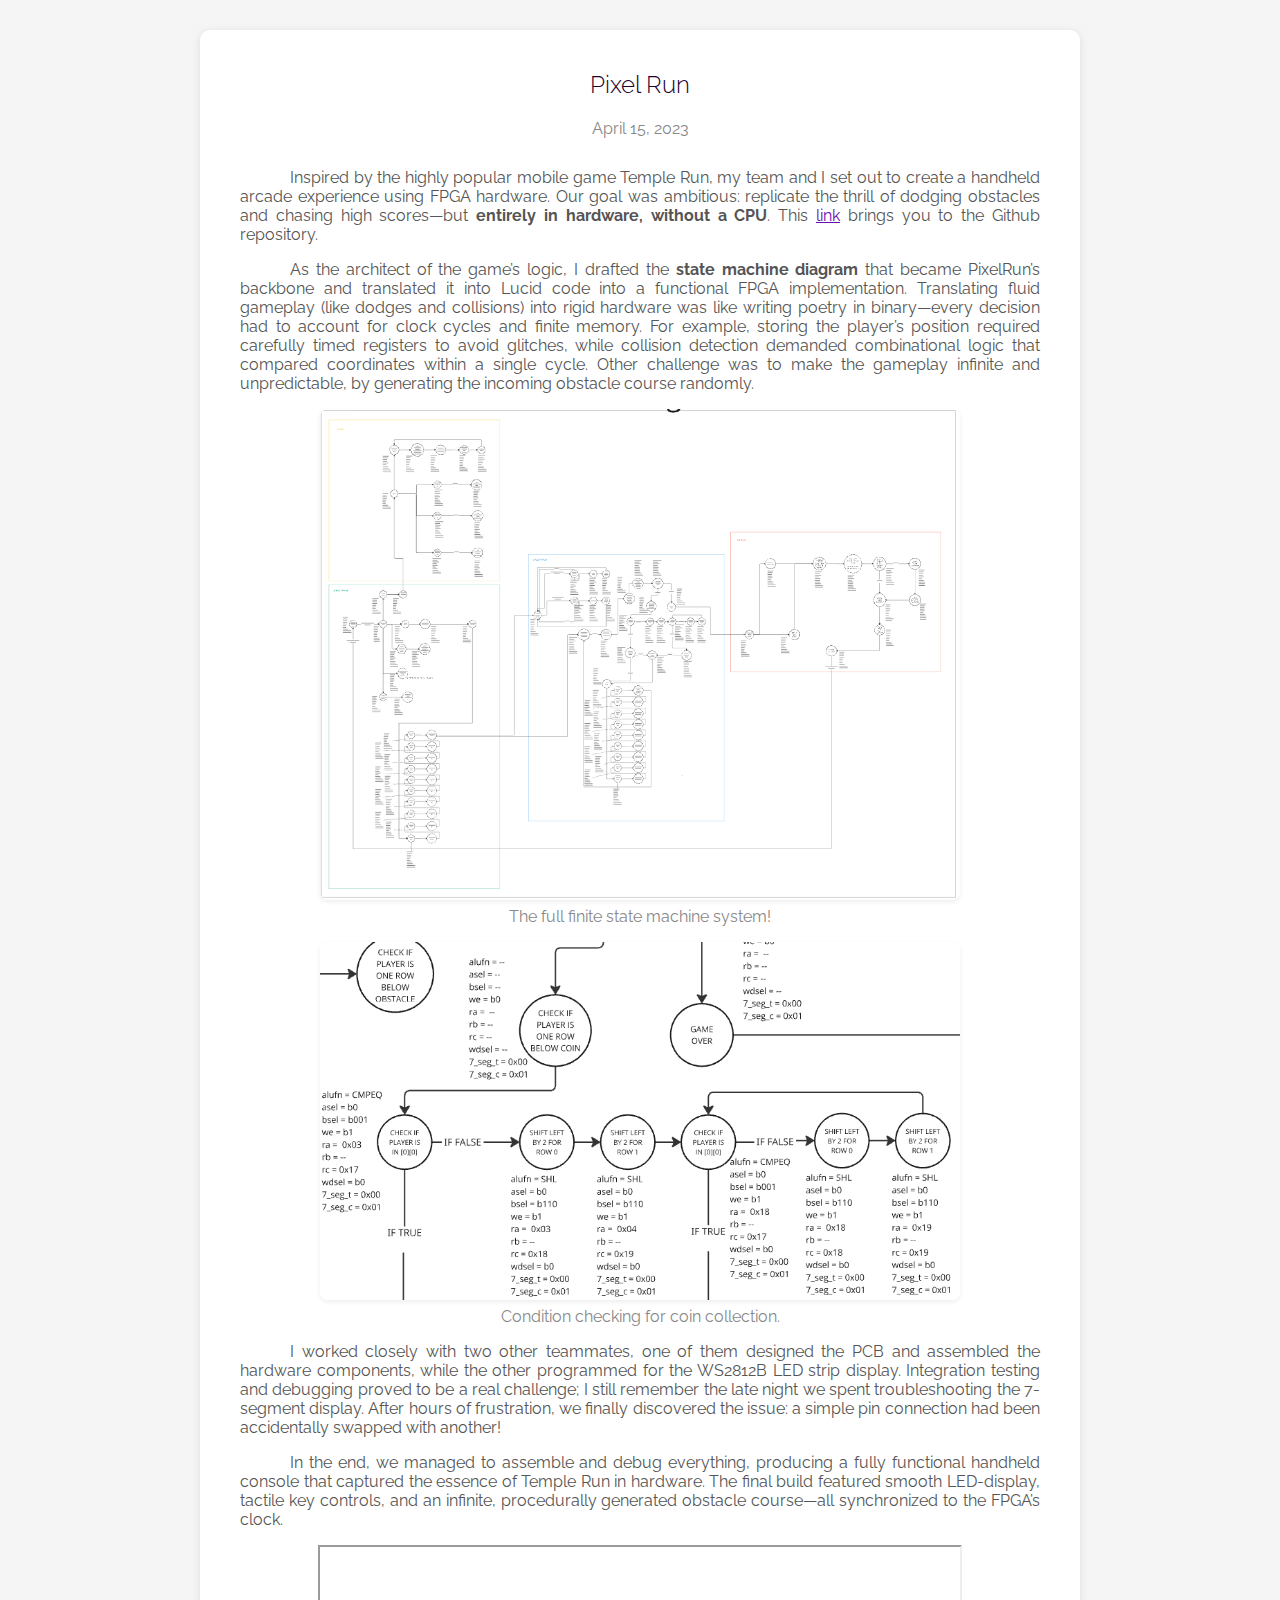
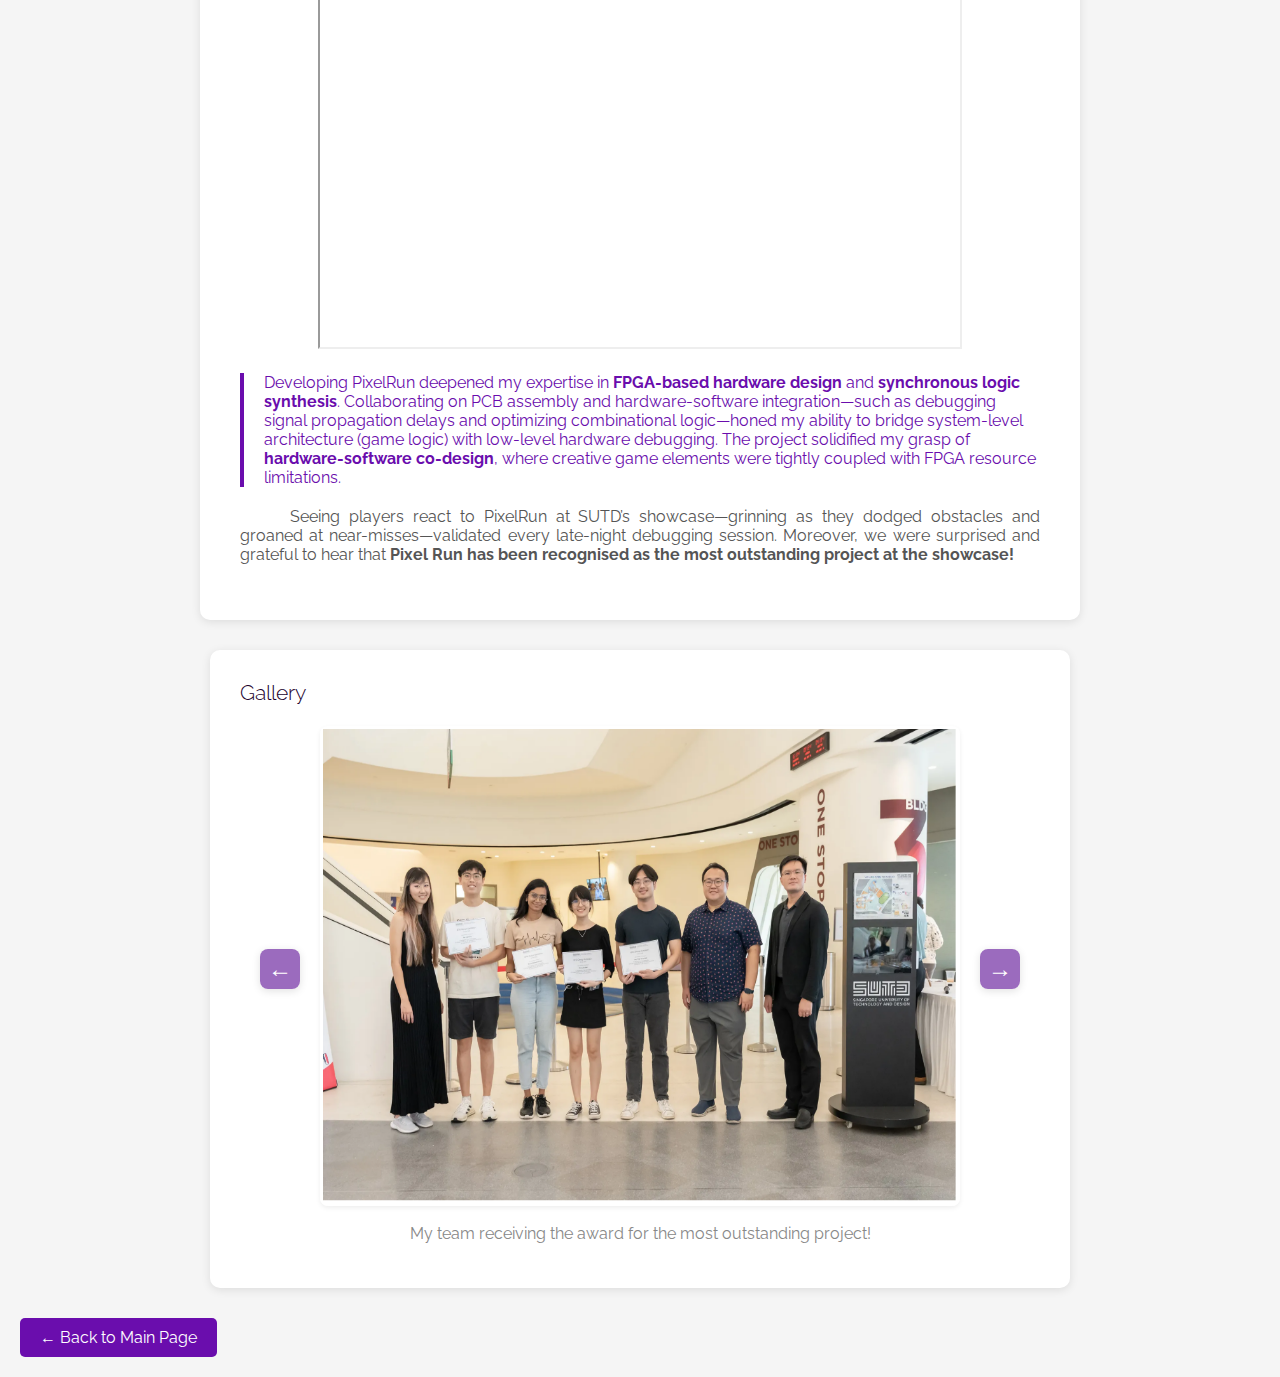
<file: pixel-run/index.html>
<!DOCTYPE html>
<html lang="en">
<head>
    <meta charset="UTF-8">
    <meta name="viewport" content="width=device-width, initial-scale=1.0">
    <title>Xin Wei's Portfolio - Pixel Run</title>
    <link rel="stylesheet" href="../css/blog-styles.css">
    <link rel="stylesheet" href="https://fonts.googleapis.com/css?family=Raleway">
</head>
<script src="../scripts/gallery.js"></script>
<body>
  <section class="blog-post">
    <h2>Pixel Run</h2>
    <p class="date">April 15, 2023</p>
    <p>Inspired by the highly popular mobile game Temple Run, my team and I set out to create a handheld arcade experience using FPGA hardware. Our goal was ambitious: replicate the thrill of dodging obstacles and chasing high scores—but <b>entirely in hardware, without a CPU</b>. This <a href="https://github.com/xinweiching/50.002-PixelRun/tree/main" style="color: #6A0DAD; text-decoration: underline;">link</a> brings you to the Github repository.</p>
    <p>As the architect of the game’s logic, I drafted the <b>state machine diagram</b> that became PixelRun’s backbone and translated it into Lucid code into a functional FPGA implementation. Translating fluid gameplay (like dodges and collisions) into rigid hardware was like writing poetry in binary—every decision had to account for clock cycles and finite memory. For example, storing the player’s position required carefully timed registers to avoid glitches, while collision detection demanded combinational logic that compared coordinates within a single cycle. Other challenge was to make the gameplay infinite and unpredictable, by generating the incoming obstacle course randomly.</p>
    <img src="fsm-full.png" alt="Pixel Run Game">
    <p class="img-caption">The full finite state machine system!</p>
    <img src="fsm-zoomed.png" alt="Pixel Run Game">
    <p class="img-caption">Condition checking for coin collection.</p>
    <p>I worked closely with two other teammates, one of them designed the PCB and assembled the hardware components, while the other programmed for the WS2812B LED strip display. Integration testing and debugging proved to be a real challenge; I still remember the late night we spent troubleshooting the 7-segment display. After hours of frustration, we finally discovered the issue: a simple pin connection had been accidentally swapped with another!</p>
    <p>In the end, we managed to assemble and debug everything, producing a fully functional handheld console that captured the essence of Temple Run in hardware. The final build featured smooth LED-display, tactile key controls, and an infinite, procedurally generated obstacle course—all synchronized to the FPGA’s clock.</p>
    <iframe width="80%" height="400px" src="https://www.youtube.com/embed/skfanmyhTu4"></iframe>
    <blockquote>
      Developing PixelRun deepened my expertise in <b>FPGA-based hardware design</b> and <b>synchronous logic synthesis</b>. Collaborating on PCB assembly and hardware-software integration—such as debugging signal propagation delays and optimizing combinational logic—honed my ability to bridge system-level architecture (game logic) with low-level hardware debugging. The project solidified my grasp of <b>hardware-software co-design</b>, where creative game elements were tightly coupled with FPGA resource limitations.
    </blockquote>
    <p>Seeing players react to PixelRun at SUTD’s showcase—grinning as they dodged obstacles and groaned at near-misses—validated every late-night debugging session. Moreover, we were surprised and grateful to hear that <b>Pixel Run has been recognised as the most outstanding project at the showcase!</b></p>

  </section>
    
  <section class="gallery-container" data-images='[
    {"src": "2023-showcase.png", "caption": "My team receiving the award for the most outstanding project!"},
    {"src": "project-booth.jpeg", "caption": "Pixel Run booth!"}, {"src": "project-booth-2.jpeg", "caption": "Pixel Run booth!"}
  ]'>
    <h3>Gallery</h3>
    <button class="gallery-prev">&#8592;</button>
    <img class="gallery-img" src="" alt="">
    <button class="gallery-next">&#8594;</button>
    <p class="gallery-caption"></p>
  </section>
    
  <a href="/" class="back-button">&larr; Back to Main Page</a>
</body>
</html>
</file>
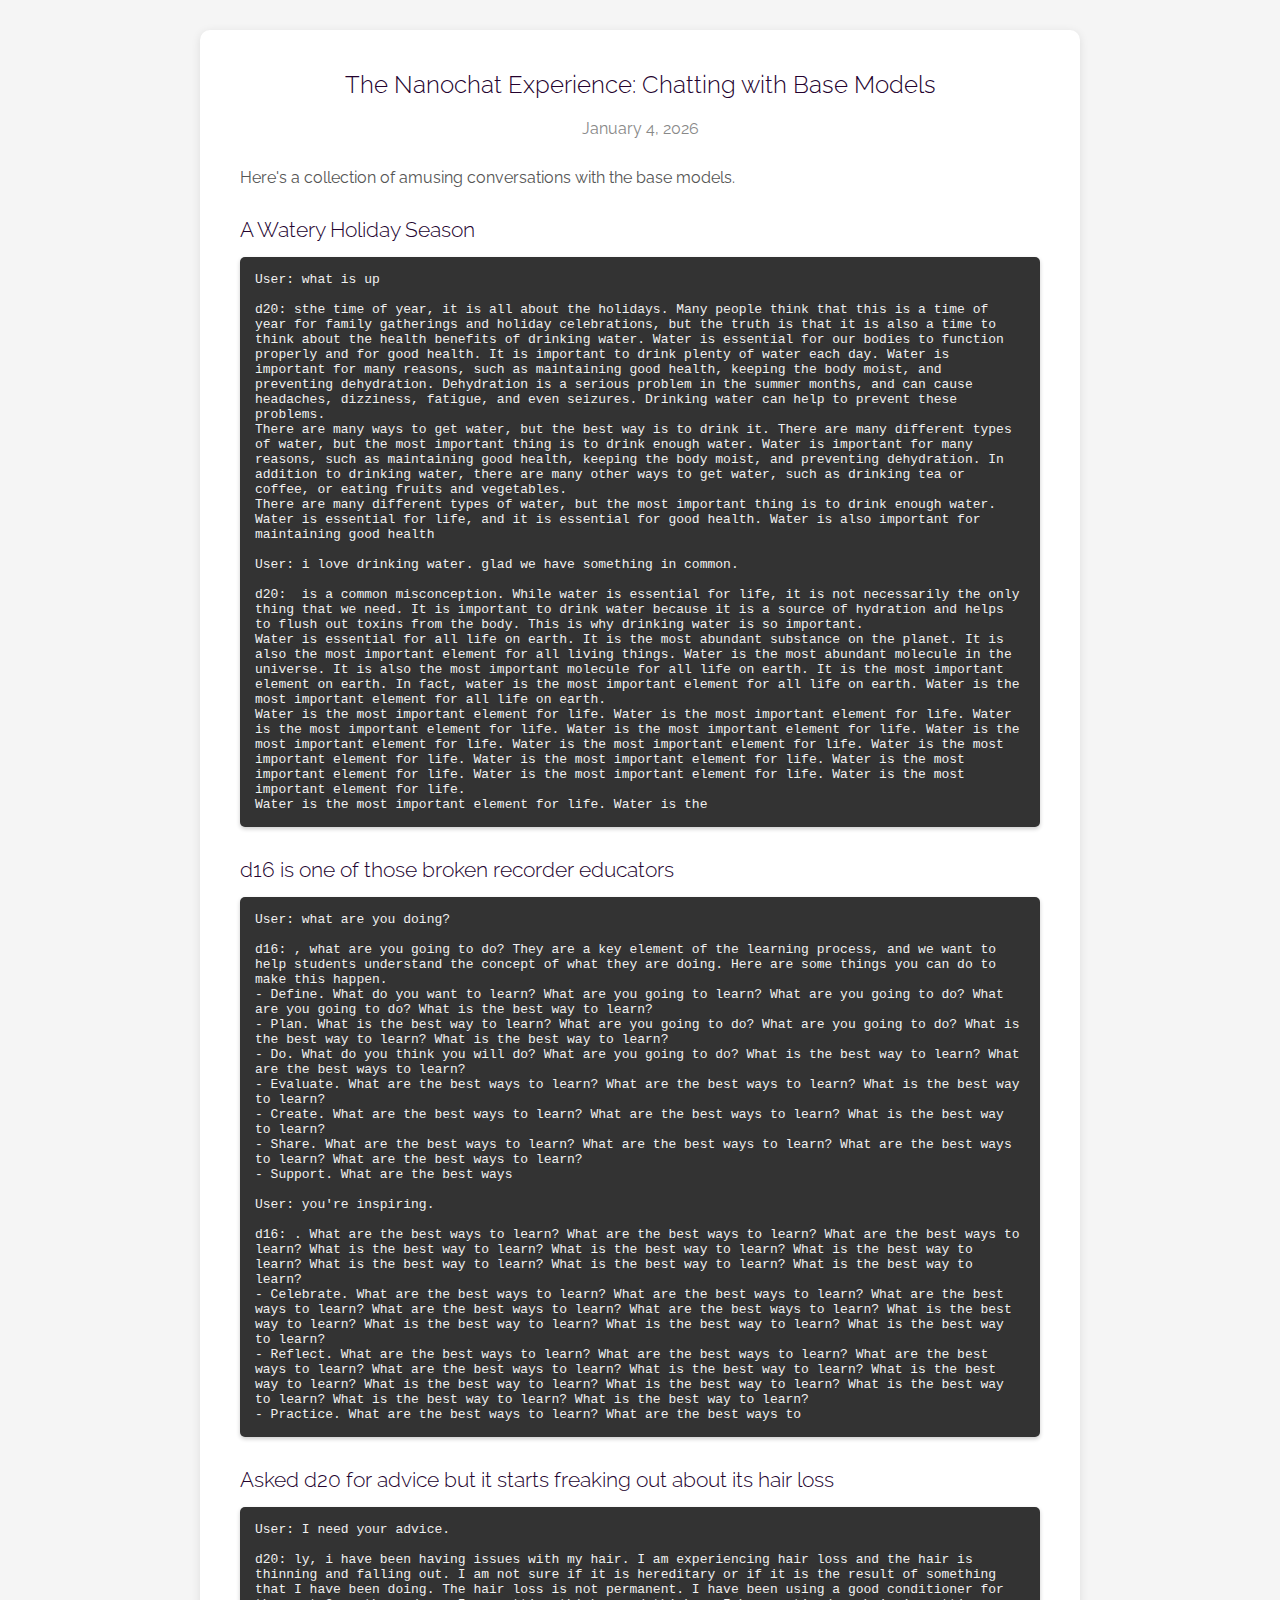
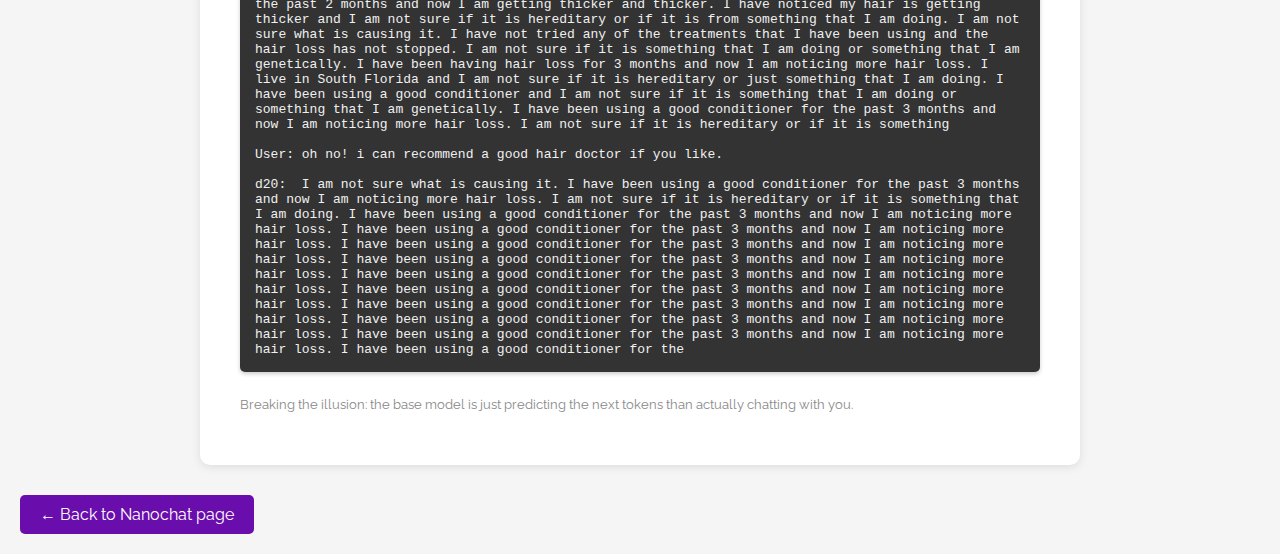
<file: nanochat/extras/index.html>
<!DOCTYPE html>
<html lang="en">
<head>
    <meta charset="UTF-8">
    <meta name="viewport" content="width=device-width, initial-scale=1.0">
    <title>Xin Wei's Portfolio - Nanochat Exploration!</title>
    <link rel="stylesheet" href="../../css/blog-styles.css">
    <link rel="stylesheet" href="https://fonts.googleapis.com/css?family=Raleway">
</head>
<script src="../../scripts/gallery.js"></script>
<body>
  <section class="blog-post">
    <h2>The Nanochat Experience: Chatting with Base Models</h2>
    <p class="date">January 4, 2026</p>
    <p style="text-indent: 0;">Here's a collection of amusing conversations with the base models.
    </p>
    <h3>A Watery Holiday Season</h3>
    <pre><code>User: what is up
        
d20: sthe time of year, it is all about the holidays. Many people think that this is a time of year for family gatherings and holiday celebrations, but the truth is that it is also a time to think about the health benefits of drinking water. Water is essential for our bodies to function properly and for good health. It is important to drink plenty of water each day. Water is important for many reasons, such as maintaining good health, keeping the body moist, and preventing dehydration. Dehydration is a serious problem in the summer months, and can cause headaches, dizziness, fatigue, and even seizures. Drinking water can help to prevent these problems.
There are many ways to get water, but the best way is to drink it. There are many different types of water, but the most important thing is to drink enough water. Water is important for many reasons, such as maintaining good health, keeping the body moist, and preventing dehydration. In addition to drinking water, there are many other ways to get water, such as drinking tea or coffee, or eating fruits and vegetables.
There are many different types of water, but the most important thing is to drink enough water. Water is essential for life, and it is essential for good health. Water is also important for maintaining good health

User: i love drinking water. glad we have something in common.

d20:  is a common misconception. While water is essential for life, it is not necessarily the only thing that we need. It is important to drink water because it is a source of hydration and helps to flush out toxins from the body. This is why drinking water is so important.
Water is essential for all life on earth. It is the most abundant substance on the planet. It is also the most important element for all living things. Water is the most abundant molecule in the universe. It is also the most important molecule for all life on earth. It is the most important element on earth. In fact, water is the most important element for all life on earth. Water is the most important element for all life on earth.
Water is the most important element for life. Water is the most important element for life. Water is the most important element for life. Water is the most important element for life. Water is the most important element for life. Water is the most important element for life. Water is the most important element for life. Water is the most important element for life. Water is the most important element for life. Water is the most important element for life. Water is the most important element for life.
Water is the most important element for life. Water is the</code></pre>
        
        <h3>d16 is one of those broken recorder educators</h3>
        <pre><code>User: what are you doing?
            
d16: , what are you going to do? They are a key element of the learning process, and we want to help students understand the concept of what they are doing. Here are some things you can do to make this happen.
- Define. What do you want to learn? What are you going to learn? What are you going to do? What are you going to do? What is the best way to learn?
- Plan. What is the best way to learn? What are you going to do? What are you going to do? What is the best way to learn? What is the best way to learn?
- Do. What do you think you will do? What are you going to do? What is the best way to learn? What are the best ways to learn?
- Evaluate. What are the best ways to learn? What are the best ways to learn? What is the best way to learn?
- Create. What are the best ways to learn? What are the best ways to learn? What is the best way to learn?
- Share. What are the best ways to learn? What are the best ways to learn? What are the best ways to learn? What are the best ways to learn?
- Support. What are the best ways

User: you're inspiring.

d16: . What are the best ways to learn? What are the best ways to learn? What are the best ways to learn? What is the best way to learn? What is the best way to learn? What is the best way to learn? What is the best way to learn? What is the best way to learn? What is the best way to learn?
- Celebrate. What are the best ways to learn? What are the best ways to learn? What are the best ways to learn? What are the best ways to learn? What are the best ways to learn? What is the best way to learn? What is the best way to learn? What is the best way to learn? What is the best way to learn?
- Reflect. What are the best ways to learn? What are the best ways to learn? What are the best ways to learn? What are the best ways to learn? What is the best way to learn? What is the best way to learn? What is the best way to learn? What is the best way to learn? What is the best way to learn? What is the best way to learn? What is the best way to learn?
- Practice. What are the best ways to learn? What are the best ways to</code></pre>

        <h3>Asked d20 for advice but it starts freaking out about its hair loss</h3>
        <pre><code>User: I need your advice.

d20: ly, i have been having issues with my hair. I am experiencing hair loss and the hair is thinning and falling out. I am not sure if it is hereditary or if it is the result of something that I have been doing. The hair loss is not permanent. I have been using a good conditioner for the past 2 months and now I am getting thicker and thicker. I have noticed my hair is getting thicker and I am not sure if it is hereditary or if it is from something that I am doing. I am not sure what is causing it. I have not tried any of the treatments that I have been using and the hair loss has not stopped. I am not sure if it is something that I am doing or something that I am genetically. I have been having hair loss for 3 months and now I am noticing more hair loss. I live in South Florida and I am not sure if it is hereditary or just something that I am doing. I have been using a good conditioner and I am not sure if it is something that I am doing or something that I am genetically. I have been using a good conditioner for the past 3 months and now I am noticing more hair loss. I am not sure if it is hereditary or if it is something

User: oh no! i can recommend a good hair doctor if you like.

d20:  I am not sure what is causing it. I have been using a good conditioner for the past 3 months and now I am noticing more hair loss. I am not sure if it is hereditary or if it is something that I am doing. I have been using a good conditioner for the past 3 months and now I am noticing more hair loss. I have been using a good conditioner for the past 3 months and now I am noticing more hair loss. I have been using a good conditioner for the past 3 months and now I am noticing more hair loss. I have been using a good conditioner for the past 3 months and now I am noticing more hair loss. I have been using a good conditioner for the past 3 months and now I am noticing more hair loss. I have been using a good conditioner for the past 3 months and now I am noticing more hair loss. I have been using a good conditioner for the past 3 months and now I am noticing more hair loss. I have been using a good conditioner for the past 3 months and now I am noticing more hair loss. I have been using a good conditioner for the past 3 months and now I am noticing more hair loss. I have been using a good conditioner for the</code></pre>
    <p class="mini-note"><br>Breaking the illusion: the base model is just predicting the next tokens than actually chatting with you.</p>
    </section>

    <a href="/nanochat/" class="back-button">&larr; Back to Nanochat page</a>

</body>
</html>
</file>
<file: css/styles.css>
body {
    font-family: "Raleway", sans-serif;
    margin: 0;
    background-color: #F5F5F5;
    color: #23022E;
}

header {
    text-align: center;
    padding: 50px;
    background-color: #FFF;
    box-shadow: 0 2px 10px rgba(0, 0, 0, 0.1);
}

.profile-img {
    border-radius: 50%;
    margin-bottom: 20px;
}

h1 {
    margin: 0;
    font-size: 2.5em;
}

h2 {
    margin-top: 10px;
    font-weight: 300;
    color: #6A0DAD;
}

.btn-gap a {
    display: inline-block;
    margin: 10px;
    padding: 10px 20px;
    background-color: #6A0DAD;
    color: #FFF;
    text-decoration: none;
    border-radius: 5px;
    transition: background-color 0.3s;
}

.btn-gap a:hover {
    background-color: #5A0985;
}

section {
    padding: 50px 20px;
    text-align: center;
}

.work-experience, .projects, .contact {
    background-color: #FFF;
    box-shadow: 0 2px 10px rgba(0, 0, 0, 0.1);
    margin: 20px auto;
    max-width: 800px;
    border-radius: 10px;
    text-align: left;
    padding: 30px;
}

.work-experience h3, .projects h3, .contact h3 {
    margin: 0;
    padding: 20px 0;
    color: #23022E;
    font-size: 1.5em;
}

.project-item {
    display: flex;
    align-items: center;
    margin-bottom: 20px;
}

.project-img {
    width: 150px;
    height: 150px;
    object-fit: cover;
    margin-right: 20px;
    border-radius: 10px;
    box-shadow: 0 2px 5px rgba(0, 0, 0, 0.1);
}

.experience {
    margin-top: 20px;
}

.experience-item {
    margin-bottom: 20px;
    padding: 15px;
    border: 1px solid #ccc;
    border-radius: 8px;
    background-color: #f9f9f9;
}

.experience-item h4 {
    font-size: 18px;
    margin-bottom: 5px;
    color: #333;
}

.experience-item .company-name {
    font-size: 16px;
    color: #555;
    margin-bottom: 5px;
}

.experience-item .duration {
    font-size: 14px;
    color: #888;
    margin-bottom: 10px;
}

.experience-item ul {
    padding-left: 20px;
    margin: 0;
    list-style-type: disc;
}

.experience-item ul li {
    font-size: 14px;
    margin-bottom: 5px;
}


.work-experience h4, .project-item h4 {
    margin: 0;
    font-size: 1.2em;
    color: #23022E;
}

.project-item p {
    margin: 5px 0 0;
    color: #555;
}

.skills {
    font-size: 0.9em;
    color: #6A0DAD;
    background-color: #F3E8FF;
    padding: 5px 10px;
    border-radius: 5px;
    display: inline-block;
    margin-top: 10px;
    box-shadow: 0 2px 4px rgba(0, 0, 0, 0.1);
    font-weight: bold;
}

.buttons-container {
    display: flex;
    align-items: center; /* Vertically center the button and skills */
    gap: 10px; /* Adjust the space between the button and skills */
}

.github-btn {
    display: inline-flex;
    align-items: center;
    text-decoration: none;
    color: #fff;
    background-color: #333;
    padding: 5px 10px;
    border-radius: 5px;
    font-size: 0.9em;
    margin-top: 10px;
    font-weight: bold;
    box-shadow: 0 2px 4px rgba(0, 0, 0, 0.1);
    transition: background-color 0.3s ease, transform 0.2s ease;
}

.learn-more-btn {
    height:20px;
    display: inline-flex;
    align-items: center;
    text-decoration: none;
    color: #fff;
    background-color: #6A0DAD;
    padding: 5px 10px;
    border-radius: 5px;
    font-size: 0.9em;
    margin-top: 10px;
    font-weight: bold;
    box-shadow: 0 2px 4px rgba(0, 0, 0, 0.1);
    transition: background-color 0.3s ease, transform 0.2s ease;
}

.github-btn:hover {
    background-color: #555;
    transform: scale(1.05);
}

.github-btn img {
    margin-right: 5px;
}

footer {
    text-align: center;
    padding: 20px;
    background-color: #6A0DAD;
    color: #FFF;
}
</file>
<file: css/blog-styles.css>
body {
    font-family: "Raleway", sans-serif;
    margin: 0;
    background-color: #F5F5F5;
    color: #23022E;
}

header {
    text-align: center;
    padding: 50px;
    background-color: #FFF;
    box-shadow: 0 2px 10px rgba(0, 0, 0, 0.1);
}

h1 {
    margin: 0;
    font-size: 2.5em;
}

h2 {
    text-align: center;
    margin-top: 10px;
    font-size: 1.5em;
    font-weight: 300;
    color: #6A0DAD;
}

h3 {
    text-align: left;
    margin-top: 10px;
    font-size: 1.3em;
    font-weight: 300;
}

h4 {
    text-align: left;
    margin-top: 10px;
    font-size: 1.3em;
    font-weight: 300;
}

.monospace {
    font-family: monospace;
    color:#4d1278;
    background-color: #f6edfc;
    padding:2px;
    border-radius: 1px;
}

section {
    padding: 50px 20px;
    text-align: center;
}

.blog-post {
    background-color: #FFF; 
    box-shadow: 0 2px 10px rgba(0,0,0,0.1); 
    margin: 30px auto; 
    max-width: 800px; 
    border-radius: 10px; 
    padding: 40px;
}

.blog-post h2 {
    color: #23022E; 
    margin-top: 0;
}

.blog-post h3 {
    color: #23022E;
    margin-top: 30px;
    margin-bottom: 15px;
}

.blog-post h4 {
    color: #23022E;
    margin-top: 30px;
    margin-bottom: 15px;
}

.blog-post p {
    text-indent:50px;
    text-align: justify;
    color: #555;
}

.blog-post a {
    color: #6A0DAD; 
    text-decoration: underline;
}

.blog-post ul {
    text-align: left;
    color: #555;
}

.blog-post blockquote {
    border-left: 4px solid #6A0DAD; 
    text-align: left;
    margin: 20px 0; 
    padding-left: 20px; 
    color: #6A0DAD;
}

.blog-post .date {
    text-indent:0px;
    text-align: center;
    color: #888; 
    margin-bottom: 30px;
}

.blog-post .img-caption {
    text-indent: 0px;
    color: #888;
    margin-top: 3px;
    font-size: 0.98em;
    text-align: center;
}

.blog-post .mini-note {
    font-size: 0.8em; 
    text-align: left;
    text-indent: 0px;
    color: #888;
    margin-top: 3px;
}

.blog-post img {
    width: 80%; 
    height: auto; 
    border-radius: 8px; 
    box-shadow: 0 2px 5px rgba(0,0,0,0.07);
}

.blog-post .img50 {
    width: 50%; 
}

.blog-post .img70 {
    width: 70%; 
}

.tg  {
    border-collapse:collapse;
    border-spacing:0;
    margin-left: auto;
    margin-right: auto;
}

.tg td{
    color:#555;
    border-color:#555;
    border-style:solid;
    border-width:1px;
    font-size:1em;
    overflow:hidden;
    padding:10px 5px;
    word-break:normal;
}

.tg th{
    color:#555;
    border-color:#555;
    border-style:solid;
    border-width:1px;
    font-size:1em;
    font-weight:normal;
    overflow:hidden;
    padding:10px 5px;
    word-break:normal;
}

.tg .tg-baqh{
    text-align:center;
    vertical-align:middle
}

.tg .tg-amwm{
    font-weight:bold;
    text-align:center;
    vertical-align:top
}

.tg .tg-amwmr{
    font-weight:bold;
    text-align:right;
    vertical-align:top
}

/* Basic styling for the pre and code elements */
pre code {
    display: block; /* Ensures the code block behaves as a block element */
    white-space: pre; /* Preserves whitespace and line breaks */
    font-family: monospace; /* Uses a monospace font */
    white-space: pre-wrap;
    text-align: left;
}

/* Specific styling for the code block container */
pre {
    background-color: #333; /* Dark background */
    color: #f0f0f0; /* Light text color */
    padding: 15px;
    border-radius: 5px;
    margin: 10px 0; /* Add some margin around the block */
    overflow-x: auto; /* Allows horizontal scrolling for long lines */
    box-shadow: 0 2px 4px rgba(0, 0, 0, 0.2);
}

.gallery-container {
    position: relative;
    width: 800px; /* Fixed width */
    /* height: 400px; Fixed height */
    margin: 30px auto;
    background-color: #FFF;
    box-shadow: 0 2px 10px rgba(0,0,0,0.1);
    border-radius: 10px;
    padding: 30px;
    text-align: center;
}

.gallery-container p {
    color: #888; 
    margin-top: 18px; 
    font-size: 0.98em;
}

.gallery-container div {
    display: flex; 
    flex-wrap: wrap; 
    gap: 20px; 
    justify-content: center;
}

  
.gallery-container h3 {
    color: #23022E;
    margin-top: 0;
}

.gallery-img {
    width: 640px;
    height: 480px;
    object-fit: fill;
    border-radius: 8px;
    box-shadow: 0 2px 5px rgba(0,0,0,0.07);
    display: block;
    margin: 0 auto;
}

.gallery-prev,
.gallery-next {
    position: absolute;
    top: 50%;
    transform: translateY(-50%);
    background-color: rgba(144, 90, 183, 0.897);
    color: #fff;
    border: none;
    border-radius: 20%;
    width: 40px;
    height: 40px;
    font-size: 1.5em;
    font-weight: bold;
    box-shadow: 0 2px 8px rgba(0,0,0,0.12);
    cursor: pointer;
    transition: background 0.2s, box-shadow 0.2s, transform 0.1s;
    display: flex;
    align-items: center;
    justify-content: center;
    z-index: 10;
}

.gallery-prev {
    left: calc(50% - 380px); /* 400px/2 + 20px for spacing */
}

.gallery-next {
    right: calc(50% - 380px);
}

.gallery-prev:hover,
.gallery-next:hover {
    background-color: #4B087A;
    box-shadow: 0 4px 12px rgba(106,13,173,0.18);
    transform: translateY(-50%) scale(1.08);
}

.gallery-prev:active,
.gallery-next:active {
    background-color: #3a0660;
    box-shadow: 0 2px 4px rgba(106,13,173,0.10);
    transform: translateY(-50%) scale(0.97);
}

.gallery-caption {
    color: #888;
    margin-top: 18px;
    font-size: 0.98em;
    text-align: center;
}


.back-button {
    margin-left: 20px; 
    display: inline-block; 
    margin-bottom: 20px; 
    padding: 10px 20px; 
    background-color: #6A0DAD; 
    color: white; 
    text-decoration: none; 
    border-radius: 5px;
}

/* General Mobile Styles */
@media (max-width: 768px) {
    body {
        font-size: 1.0em;
    }

    header {
        padding: 20px;
    }

    h1 {
        font-size: 1.8em;
    }

    h2, h3, h4 {
        font-size: 1.2em;
    }

    .blog-post {
        padding: 20px;
        margin: 20px;
    }

    .blog-post p {
        text-indent: 25px;
        font-size: 1.0em;
        text-align: justify;
    }

    .blog-post img {
        width: 100%;
        height: auto;
    }

    .blog-post .img50 {
        width: 100%; 
    }

    .blog-post .img70 {
        width: 100%; 
    }

    .tg {
        display: block;
        overflow-x: auto;
        -webkit-overflow-scrolling: touch; /* Smooth scrolling on iOS */
        width: 100%;
        margin: 20px 0;
    }

    .tg td,
    .tg th {
        font-size: 0.80em; /* Slightly smaller text */
        padding: 8px 4px; /* Reduce padding */
        white-space: normal; /* Prevent text wrapping */
    }

    .gallery-container {
        width: 100%; /* Full width of the screen */
        max-width: 90%; /* Add some padding on the sides */
        height: 350px; /* Adjust height for smaller screens */
        padding: 20px;
    }

    .gallery-img {
        width: 80%; /* Allow width to adjust dynamically */
        height: 250px; /* Set a fixed height for all images */
        object-fit: scale-down; 
        border-radius: 8px;
        display: block;
        margin: 0 auto;
    }

    .gallery-prev,
    .gallery-next {
        width: 30px;
        height: 30px;
        font-size: 1.2em;
    }

    .gallery-prev {
        left: calc(50% - 45%); /* Adjust for smaller gallery width */
    }

    .gallery-next {
        right: calc(50% - 45%);
    }

    .back-button {
        margin: 10px auto;
        display: block;
        text-align: center;
    }
}
</file>
